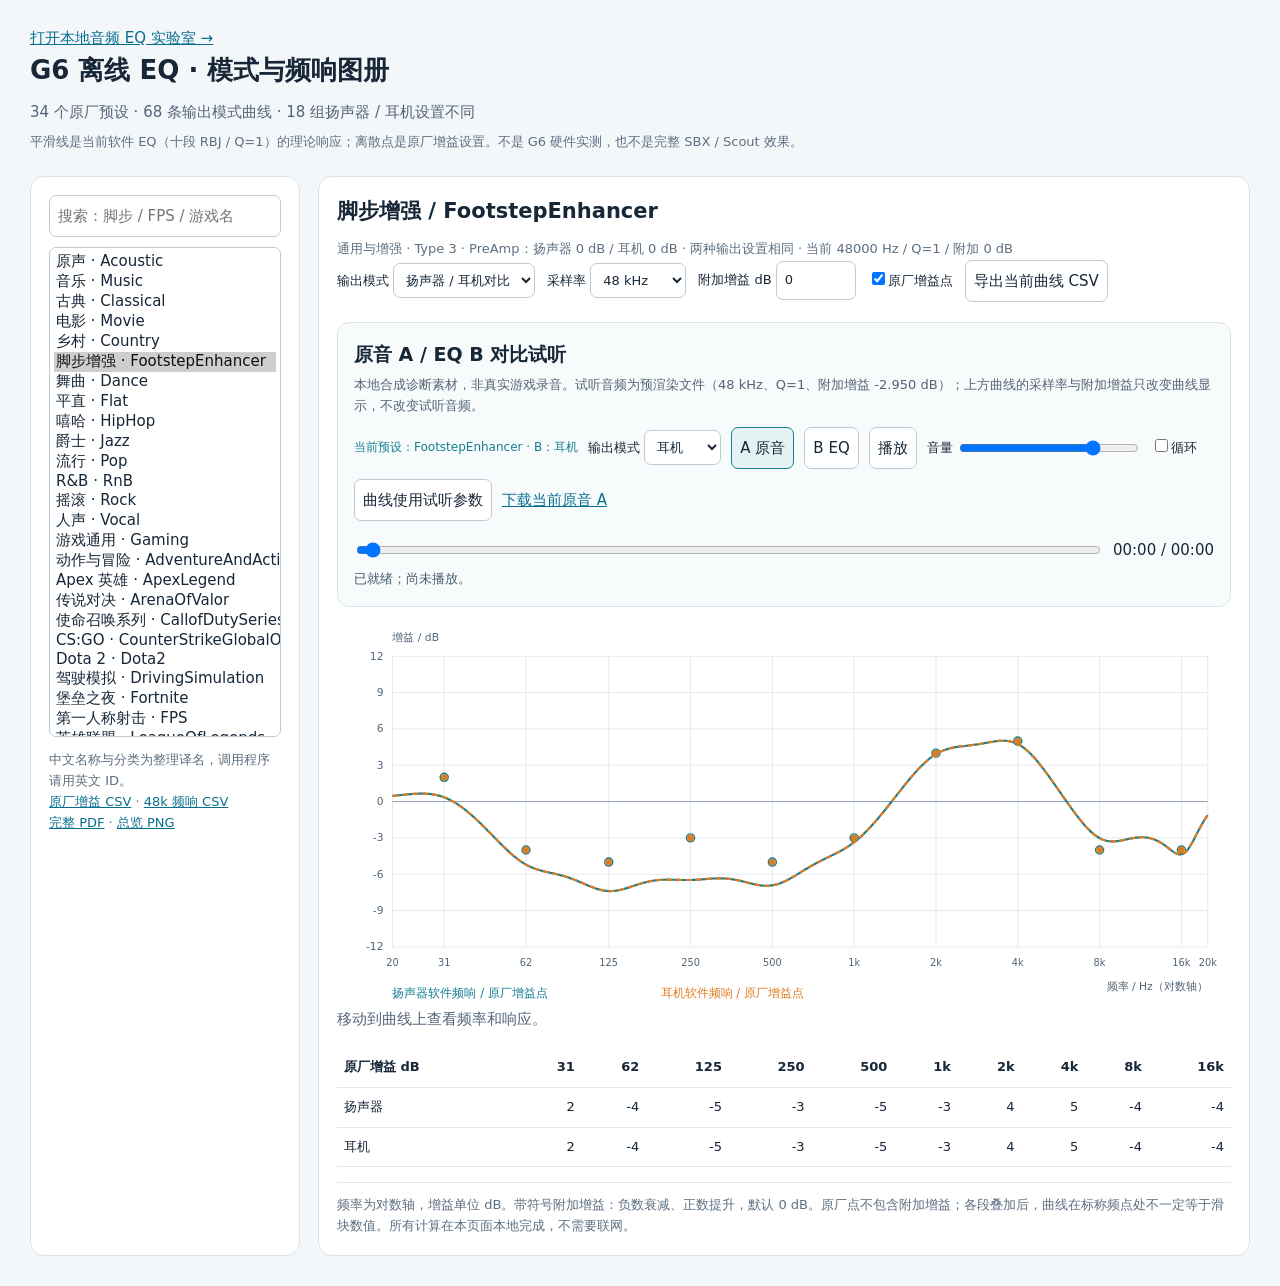
<file: creative-sbcommand/tools/eq-curves/index.html>
<!doctype html><html lang="zh-CN"><meta charset="utf-8"><meta name="viewport" content="width=device-width,initial-scale=1"><title>G6 离线 EQ 模式与频响</title>
<style>*{box-sizing:border-box}body{margin:0;background:#f4f7fa;color:#172738;font:15px/1.6 system-ui,"Microsoft YaHei",sans-serif}header{padding:26px 30px 16px}h1{margin:0;font-size:26px}header p{color:#526477;margin:8px 0}.layout{display:grid;grid-template-columns:270px minmax(0,1fr);gap:18px;padding:0 30px 30px}aside,main{background:white;border:1px solid #dbe3ea;border-radius:14px;padding:18px}input,select,button{font:inherit;border:1px solid #becbd7;border-radius:7px;padding:8px;background:white;color:inherit}aside input,aside select{width:100%;margin-bottom:10px}aside select{height:490px;padding:4px}.controls{display:flex;flex-wrap:wrap;gap:12px;align-items:center}.controls label{font-size:13px}#plot{display:block;width:100%;margin-top:18px;touch-action:pan-y}#tip{font-family:ui-monospace,monospace;min-height:25px;color:#536579}.muted{color:#5d6f81;font-size:13px}.table{overflow:auto}table{width:100%;border-collapse:collapse;font-size:13px;margin-top:14px}th,td{padding:9px 7px;border-bottom:1px solid #e2e8ef;text-align:right;white-space:nowrap}td:first-child,th:first-child{text-align:left}a{color:#086f91}footer{margin-top:15px;border-top:1px solid #e2e8ef;padding-top:12px}.pill{display:inline-block;background:#e9f4f6;padding:2px 8px;border-radius:15px;font-size:12px}#name{font-size:21px;margin:0 0 10px}@media(max-width:800px){.layout{display:block;padding:0 12px 18px}header{padding:20px 14px}aside{margin-bottom:12px}aside select{height:150px}main{padding:12px}}</style>
<header><a href="audio-lab.html">打开本地音频 EQ 实验室 →</a><h1>G6 离线 EQ · 模式与频响图册</h1><p>34 个原厂预设 · 68 条输出模式曲线 · 18 组扬声器 / 耳机设置不同</p><p class="muted">平滑线是当前软件 EQ（十段 RBJ / Q=1）的理论响应；离散点是原厂增益设置。不是 G6 硬件实测，也不是完整 SBX / Scout 效果。</p></header>
<div class="layout"><aside><input id="search" placeholder="搜索：脚步 / FPS / 游戏名"><select id="preset" size="20" aria-label="预设"></select><div class="muted">中文名称与分类为整理译名，调用程序请用英文 ID。<br><a href="eq-modes-and-gains.csv">原厂增益 CSV</a> · <a href="eq-frequency-response-48k.csv">48k 频响 CSV</a><br><a href="all-modes-catalog.pdf">完整 PDF</a> · <a href="all-modes-overview.png">总览 PNG</a></div></aside>
<main><h2 id="name"></h2><div id="status" class="muted"></div><div class="controls"><label>输出模式 <select id="mode"><option value="both">扬声器 / 耳机对比</option><option value="Headphone">耳机</option><option value="Speaker">扬声器</option></select></label><label>采样率 <select id="sr"><option value="48000">48 kHz</option><option value="44100">44.1 kHz</option><option value="96000">96 kHz</option></select></label><label>附加增益 dB <input id="gain" type="number" value="0" min="-24" max="24" step="0.5" style="width:80px"></label><label><input id="markers" type="checkbox" checked>原厂增益点</label><button id="export">导出当前曲线 CSV</button></div>
<svg id="plot" viewBox="0 0 1000 430" role="img" aria-label="频率响应图"></svg><div id="tip">移动到曲线上查看频率和响应。</div><div class="table" id="bands"></div><footer class="muted">频率为对数轴，增益单位 dB。带符号附加增益：负数衰减、正数提升，默认 0 dB。原厂点不包含附加增益；各段叠加后，曲线在标称频点处不一定等于滑块数值。所有计算在本页面本地完成，不需要联网。</footer></main></div>
<script id="data" type="application/json">{"sample_rate":48000,"q":1.0,"extra_gain_db":0.0,"date":"2026-11-12","order":["Acoustic","Music","Classical","Movie","Country","FootstepEnhancer","Dance","Flat","HipHop","Jazz","Pop","RnB","Rock","Vocal","Gaming","AdventureAndAction","ApexLegend","ArenaOfValor","CallofDutySeries","CounterStrikeGlobalOffensive","Dota2","DrivingSimulation","Fortnite","FPS","LeagueOfLegends","MetalGearSolidVThePhantomPain","Overwatch","PlayerUnknown","ProjectCars","RealTimeStrategy","RocketLeague","RPG","Stadium","TheWitcher3WildHunt"],"labels":{"Acoustic":"原声","AdventureAndAction":"动作与冒险","ApexLegend":"Apex 英雄","ArenaOfValor":"传说对决","CallofDutySeries":"使命召唤系列","Classical":"古典","CounterStrikeGlobalOffensive":"CS:GO","Country":"乡村","Dance":"舞曲","Dota2":"Dota 2","DrivingSimulation":"驾驶模拟","Flat":"平直","FootstepEnhancer":"脚步增强","Fortnite":"堡垒之夜","FPS":"第一人称射击","Gaming":"游戏通用","HipHop":"嘻哈","Jazz":"爵士","LeagueOfLegends":"英雄联盟","MetalGearSolidVThePhantomPain":"合金装备 V：幻痛","Movie":"电影","Music":"音乐","Overwatch":"守望先锋","PlayerUnknown":"PUBG / 绝地求生","Pop":"流行","ProjectCars":"赛车计划","RealTimeStrategy":"即时战略","RnB":"R&B","Rock":"摇滚","RocketLeague":"火箭联盟","RPG":"角色扮演","Stadium":"体育场","TheWitcher3WildHunt":"巫师 3：狂猎","Vocal":"人声"},"categories":{"Acoustic":"音乐风格","Music":"通用与增强","Classical":"音乐风格","Movie":"通用与增强","Country":"音乐风格","FootstepEnhancer":"通用与增强","Dance":"音乐风格","Flat":"通用与增强","HipHop":"音乐风格","Jazz":"音乐风格","Pop":"音乐风格","RnB":"音乐风格","Rock":"音乐风格","Vocal":"音乐风格","Gaming":"游戏与场景","AdventureAndAction":"游戏与场景","ApexLegend":"游戏与场景","ArenaOfValor":"游戏与场景","CallofDutySeries":"游戏与场景","CounterStrikeGlobalOffensive":"游戏与场景","Dota2":"游戏与场景","DrivingSimulation":"游戏与场景","Fortnite":"游戏与场景","FPS":"游戏与场景","LeagueOfLegends":"游戏与场景","MetalGearSolidVThePhantomPain":"游戏与场景","Overwatch":"游戏与场景","PlayerUnknown":"游戏与场景","ProjectCars":"游戏与场景","RealTimeStrategy":"游戏与场景","RocketLeague":"游戏与场景","RPG":"游戏与场景","Stadium":"游戏与场景","TheWitcher3WildHunt":"游戏与场景"},"presets":{"Acoustic":{"id":"Acoustic","order":10,"type":0,"speaker_method":1,"settings":{"Speaker":{"preamp":0.0,"freqs":[31,62,125,250,500,1000,2000,4000,8000,16000],"values":[0,0,2,0,0,2.5,2,2,2,3]},"Headphone":{"preamp":0.0,"freqs":[31,62,125,250,500,1000,2000,4000,8000,16000],"values":[0,0,2,0,0,2.5,2,2,2,3]}}},"AdventureAndAction":{"id":"AdventureAndAction","order":150,"type":0,"speaker_method":1,"settings":{"Speaker":{"preamp":0.0,"freqs":[31,62,125,250,500,1000,2000,4000,8000,16000],"values":[0,0,0,0,0,0,0,0,0,0]},"Headphone":{"preamp":0.0,"freqs":[31,62,125,250,500,1000,2000,4000,8000,16000],"values":[4,4,-1,-2,0,0,3,0,0,0]}}},"ApexLegend":{"id":"ApexLegend","order":151,"type":0,"speaker_method":1,"settings":{"Speaker":{"preamp":0.0,"freqs":[31,62,125,250,500,1000,2000,4000,8000,16000],"values":[0,0,0,0,0,0,0,0,0,0]},"Headphone":{"preamp":0.0,"freqs":[31,62,125,250,500,1000,2000,4000,8000,16000],"values":[2,3,-1,0,-2,0,2,-3,2,0]}}},"ArenaOfValor":{"id":"ArenaOfValor","order":155,"type":0,"speaker_method":1,"settings":{"Speaker":{"preamp":0.0,"freqs":[31,62,125,250,500,1000,2000,4000,8000,16000],"values":[0,0,0,0,0,0,0,0,0,0]},"Headphone":{"preamp":0.0,"freqs":[31,62,125,250,500,1000,2000,4000,8000,16000],"values":[2,2,2,-2,-2,2,2,-3,2,0]}}},"CallofDutySeries":{"id":"CallofDutySeries","order":160,"type":0,"speaker_method":1,"settings":{"Speaker":{"preamp":0.0,"freqs":[31,62,125,250,500,1000,2000,4000,8000,16000],"values":[0,0,0,0,0,0,0,0,0,0]},"Headphone":{"preamp":0.0,"freqs":[31,62,125,250,500,1000,2000,4000,8000,16000],"values":[0,3,-3,-3,-2,-2,2,0,0,0]}}},"Classical":{"id":"Classical","order":20,"type":0,"speaker_method":1,"settings":{"Speaker":{"preamp":0.0,"freqs":[31,62,125,250,500,1000,2000,4000,8000,16000],"values":[0,0,1.5,2,1,3,1,0,3,3]},"Headphone":{"preamp":0.0,"freqs":[31,62,125,250,500,1000,2000,4000,8000,16000],"values":[0,0,1.5,2,1,3,1,0,3,3]}}},"CounterStrikeGlobalOffensive":{"id":"CounterStrikeGlobalOffensive","order":170,"type":0,"speaker_method":1,"settings":{"Speaker":{"preamp":0.0,"freqs":[31,62,125,250,500,1000,2000,4000,8000,16000],"values":[0,0,0,0,0,0,0,0,0,0]},"Headphone":{"preamp":0.0,"freqs":[31,62,125,250,500,1000,2000,4000,8000,16000],"values":[-5,3,-3,-3,-2,-2,2,0,0,3]}}},"Country":{"id":"Country","order":30,"type":0,"speaker_method":1,"settings":{"Speaker":{"preamp":0.0,"freqs":[31,62,125,250,500,1000,2000,4000,8000,16000],"values":[0,0,0,0,2,2.5,2.5,2,3,3]},"Headphone":{"preamp":0.0,"freqs":[31,62,125,250,500,1000,2000,4000,8000,16000],"values":[0,0,0,0,2,2.5,2.5,2,3,3]}}},"Dance":{"id":"Dance","order":40,"type":0,"speaker_method":1,"settings":{"Speaker":{"preamp":0.0,"freqs":[31,62,125,250,500,1000,2000,4000,8000,16000],"values":[0,0,1,1.5,0.5,1.5,2,1,2.5,2.5]},"Headphone":{"preamp":0.0,"freqs":[31,62,125,250,500,1000,2000,4000,8000,16000],"values":[0,0,1,1.5,0.5,1.5,2,1,2.5,2.5]}}},"Dota2":{"id":"Dota2","order":180,"type":0,"speaker_method":1,"settings":{"Speaker":{"preamp":0.0,"freqs":[31,62,125,250,500,1000,2000,4000,8000,16000],"values":[0,0,0,0,0,0,0,0,0,0]},"Headphone":{"preamp":0.0,"freqs":[31,62,125,250,500,1000,2000,4000,8000,16000],"values":[-5,0,-3,-4,-5,-1,-3,-2,-3,-1]}}},"DrivingSimulation":{"id":"DrivingSimulation","order":190,"type":0,"speaker_method":1,"settings":{"Speaker":{"preamp":0.0,"freqs":[31,62,125,250,500,1000,2000,4000,8000,16000],"values":[0,0,0,0,0,0,0,0,0,0]},"Headphone":{"preamp":0.0,"freqs":[31,62,125,250,500,1000,2000,4000,8000,16000],"values":[4,4,2,2,-2,-2,2,0,2,0]}}},"FPS":{"id":"FPS","order":200,"type":0,"speaker_method":1,"settings":{"Speaker":{"preamp":0.0,"freqs":[31,62,125,250,500,1000,2000,4000,8000,16000],"values":[0,0,0,0,0,0,0,0,0,0]},"Headphone":{"preamp":0.0,"freqs":[31,62,125,250,500,1000,2000,4000,8000,16000],"values":[4,3,0,0,0,-2,-2,0,0,2]}}},"Flat":{"id":"Flat","order":50,"type":0,"speaker_method":1,"settings":{"Speaker":{"preamp":0.0,"freqs":[31,62,125,250,500,1000,2000,4000,8000,16000],"values":[0.0,0.0,0.0,0.0,0.0,0.0,0.0,0.0,0.0,0.0]},"Headphone":{"preamp":0.0,"freqs":[31,62,125,250,500,1000,2000,4000,8000,16000],"values":[0.0,0.0,0.0,0.0,0.0,0.0,0.0,0.0,0.0,0.0]}}},"FootstepEnhancer":{"id":"FootstepEnhancer","order":30,"type":3,"speaker_method":1,"settings":{"Speaker":{"preamp":0.0,"freqs":[31,62,125,250,500,1000,2000,4000,8000,16000],"values":[2,-4,-5,-3,-5,-3,4,5,-4,-4]},"Headphone":{"preamp":0.0,"freqs":[31,62,125,250,500,1000,2000,4000,8000,16000],"values":[2,-4,-5,-3,-5,-3,4,5,-4,-4]}}},"Fortnite":{"id":"Fortnite","order":195,"type":0,"speaker_method":1,"settings":{"Speaker":{"preamp":0.0,"freqs":[31,62,125,250,500,1000,2000,4000,8000,16000],"values":[0,2,-2,-2,0,0,3,-2,2,0]},"Headphone":{"preamp":0.0,"freqs":[31,62,125,250,500,1000,2000,4000,8000,16000],"values":[2,2,-2,-2,0,0,2,-2,0,0]}}},"Gaming":{"id":"Gaming","order":120,"type":0,"speaker_method":1,"settings":{"Speaker":{"preamp":0.0,"freqs":[31,62,125,250,500,1000,2000,4000,8000,16000],"values":[0,0,0,0,0,0,0,0,0,0]},"Headphone":{"preamp":0.0,"freqs":[31,62,125,250,500,1000,2000,4000,8000,16000],"values":[0,0,0,0,0,0,0,0,0,0]}}},"HipHop":{"id":"HipHop","order":60,"type":0,"speaker_method":1,"settings":{"Speaker":{"preamp":0.0,"freqs":[31,62,125,250,500,1000,2000,4000,8000,16000],"values":[0,0,2,2.5,1.5,2.5,0,-2.5,-1,-1.5]},"Headphone":{"preamp":0.0,"freqs":[31,62,125,250,500,1000,2000,4000,8000,16000],"values":[0,0,2,2.5,1.5,2.5,0,-2.5,-1,-1.5]}}},"Jazz":{"id":"Jazz","order":70,"type":0,"speaker_method":1,"settings":{"Speaker":{"preamp":0.0,"freqs":[31,62,125,250,500,1000,2000,4000,8000,16000],"values":[0,0,0,2.5,2.5,3,1,1,3,3]},"Headphone":{"preamp":0.0,"freqs":[31,62,125,250,500,1000,2000,4000,8000,16000],"values":[0,0,0,2.5,2.5,3,1,1,3,3]}}},"LeagueOfLegends":{"id":"LeagueOfLegends","order":210,"type":0,"speaker_method":1,"settings":{"Speaker":{"preamp":0.0,"freqs":[31,62,125,250,500,1000,2000,4000,8000,16000],"values":[0,0,0,0,0,0,0,0,0,0]},"Headphone":{"preamp":0.0,"freqs":[31,62,125,250,500,1000,2000,4000,8000,16000],"values":[-3,0,-3,-4,-5,-1,-3,-2,2,0]}}},"MetalGearSolidVThePhantomPain":{"id":"MetalGearSolidVThePhantomPain","order":220,"type":0,"speaker_method":1,"settings":{"Speaker":{"preamp":0.0,"freqs":[31,62,125,250,500,1000,2000,4000,8000,16000],"values":[0,0,0,0,0,0,0,0,0,0]},"Headphone":{"preamp":0.0,"freqs":[31,62,125,250,500,1000,2000,4000,8000,16000],"values":[2,2,-2,1,1,1,2,-1,-1,0]}}},"Movie":{"id":"Movie","order":20,"type":3,"speaker_method":1,"settings":{"Speaker":{"preamp":0.0,"freqs":[31,62,125,250,500,1000,2000,4000,8000,16000],"values":[4,3,-2,-2,2,2,1,0,1,2]},"Headphone":{"preamp":0.0,"freqs":[31,62,125,250,500,1000,2000,4000,8000,16000],"values":[4,3,-2,-2,2,2,1,0,1,2]}}},"Music":{"id":"Music","order":10,"type":3,"speaker_method":1,"settings":{"Speaker":{"preamp":0.0,"freqs":[31,62,125,250,500,1000,2000,4000,8000,16000],"values":[3,2,0,-2,0,1,2,3,3,3.5]},"Headphone":{"preamp":0.0,"freqs":[31,62,125,250,500,1000,2000,4000,8000,16000],"values":[3,2,0,-2,0,1,2,3,3,3.5]}}},"Overwatch":{"id":"Overwatch","order":224,"type":0,"speaker_method":1,"settings":{"Speaker":{"preamp":0.0,"freqs":[31,62,125,250,500,1000,2000,4000,8000,16000],"values":[0,0,0,0,0,0,0,0,0,0]},"Headphone":{"preamp":0.0,"freqs":[31,62,125,250,500,1000,2000,4000,8000,16000],"values":[2,2.5,1.5,-1.5,1.5,2,2,-3.5,1.5,2]}}},"PlayerUnknown":{"id":"PlayerUnknown","order":227,"type":0,"speaker_method":1,"settings":{"Speaker":{"preamp":0.0,"freqs":[31,62,125,250,500,1000,2000,4000,8000,16000],"values":[0,0,0,0,0,0,0,0,0,0]},"Headphone":{"preamp":0.0,"freqs":[31,62,125,250,500,1000,2000,4000,8000,16000],"values":[0,3,-4,-4,0,2,2,0,2,0]}}},"Pop":{"id":"Pop","order":80,"type":0,"speaker_method":1,"settings":{"Speaker":{"preamp":0.0,"freqs":[31,62,125,250,500,1000,2000,4000,8000,16000],"values":[0,0,1,1,0,2.5,0.5,0.5,3,3]},"Headphone":{"preamp":0.0,"freqs":[31,62,125,250,500,1000,2000,4000,8000,16000],"values":[0,0,1,1,0,2.5,0.5,0.5,3,3]}}},"ProjectCars":{"id":"ProjectCars","order":230,"type":0,"speaker_method":1,"settings":{"Speaker":{"preamp":0.0,"freqs":[31,62,125,250,500,1000,2000,4000,8000,16000],"values":[0,0,0,0,0,0,0,0,0,0]},"Headphone":{"preamp":0.0,"freqs":[31,62,125,250,500,1000,2000,4000,8000,16000],"values":[0,3,0,2,2,0,2,0,-1,-1]}}},"RPG":{"id":"RPG","order":255,"type":0,"speaker_method":1,"settings":{"Speaker":{"preamp":0.0,"freqs":[31,62,125,250,500,1000,2000,4000,8000,16000],"values":[0,0,0,0,0,0,0,0,0,0]},"Headphone":{"preamp":0.0,"freqs":[31,62,125,250,500,1000,2000,4000,8000,16000],"values":[0,0,0,0,0,0,0,0,0,0]}}},"RealTimeStrategy":{"id":"RealTimeStrategy","order":240,"type":0,"speaker_method":1,"settings":{"Speaker":{"preamp":0.0,"freqs":[31,62,125,250,500,1000,2000,4000,8000,16000],"values":[0,0,0,0,0,0,0,0,0,0]},"Headphone":{"preamp":0.0,"freqs":[31,62,125,250,500,1000,2000,4000,8000,16000],"values":[0,-2,-3,0,-2,2,0,-3,-1,0]}}},"RnB":{"id":"RnB","order":90,"type":0,"speaker_method":1,"settings":{"Speaker":{"preamp":0.0,"freqs":[31,62,125,250,500,1000,2000,4000,8000,16000],"values":[0,0,0,-1.5,2.5,1.5,2,0,2,1]},"Headphone":{"preamp":0.0,"freqs":[31,62,125,250,500,1000,2000,4000,8000,16000],"values":[0,0,0,-1.5,2.5,1.5,2,0,2,1]}}},"Rock":{"id":"Rock","order":100,"type":0,"speaker_method":1,"settings":{"Speaker":{"preamp":0.0,"freqs":[31,62,125,250,500,1000,2000,4000,8000,16000],"values":[0,0,2,1,0,3,1,-1,3,3]},"Headphone":{"preamp":0.0,"freqs":[31,62,125,250,500,1000,2000,4000,8000,16000],"values":[0,0,2,1,0,3,1,-1,3,3]}}},"RocketLeague":{"id":"RocketLeague","order":250,"type":0,"speaker_method":1,"settings":{"Speaker":{"preamp":0.0,"freqs":[31,62,125,250,500,1000,2000,4000,8000,16000],"values":[0,0,0,0,0,0,0,0,0,0]},"Headphone":{"preamp":0.0,"freqs":[31,62,125,250,500,1000,2000,4000,8000,16000],"values":[3,3,-2,2,2,0,2,0,-2,0]}}},"Stadium":{"id":"Stadium","order":260,"type":0,"speaker_method":1,"settings":{"Speaker":{"preamp":0.0,"freqs":[31,62,125,250,500,1000,2000,4000,8000,16000],"values":[0,0,0,0,0,0,0,0,0,0]},"Headphone":{"preamp":0.0,"freqs":[31,62,125,250,500,1000,2000,4000,8000,16000],"values":[0,0,-3,2,3,3,2,-2,3,0]}}},"TheWitcher3WildHunt":{"id":"TheWitcher3WildHunt","order":270,"type":0,"speaker_method":1,"settings":{"Speaker":{"preamp":0.0,"freqs":[31,62,125,250,500,1000,2000,4000,8000,16000],"values":[0,0,0,0,0,0,0,0,0,0]},"Headphone":{"preamp":0.0,"freqs":[31,62,125,250,500,1000,2000,4000,8000,16000],"values":[3,4,-2,0,0,2,2,0,-2,0]}}},"Vocal":{"id":"Vocal","order":110,"type":0,"speaker_method":1,"settings":{"Speaker":{"preamp":0.0,"freqs":[31,62,125,250,500,1000,2000,4000,8000,16000],"values":[0,0,-1.5,-0.5,3,3,3,0,0,1]},"Headphone":{"preamp":0.0,"freqs":[31,62,125,250,500,1000,2000,4000,8000,16000],"values":[0,0,-1.5,-0.5,3,3,3,0,0,1]}}}}}</script><script>
const D=JSON.parse(document.getElementById('data').textContent),$=id=>document.getElementById(id),ns='http://www.w3.org/2000/svg';let current='FootstepEnhancer',shown=[],grid=[],values={},limits=[-12,12];const colors={Speaker:'#147d92',Headphone:'#df7c20'},labels={Speaker:'扬声器',Headphone:'耳机'},L=62,R=974,T=35,B=360;
function elem(tag,attrs,text){let e=document.createElementNS(ns,tag);for(let k in attrs)e.setAttribute(k,attrs[k]);if(text!==undefined)e.textContent=text;$('plot').appendChild(e);return e}
function response(s,f,sr,g){let total=s.preamp+g;let w=2*Math.PI*f/sr;for(let k=0;k<10;k++){let db=s.values[k];if(db===0)continue;let w0=2*Math.PI*s.freqs[k]/sr,A=10**(db/40),alpha=Math.sin(w0)/2,c=Math.cos(w0),a0=1+alpha/A,b0=(1+alpha*A)/a0,b1=-2*c/a0,b2=(1-alpha*A)/a0,a1=-2*c/a0,a2=(1-alpha/A)/a0;let nr=b0+b1*Math.cos(w)+b2*Math.cos(2*w),ni=-b1*Math.sin(w)-b2*Math.sin(2*w),dr=1+a1*Math.cos(w)+a2*Math.cos(2*w),di=-a1*Math.sin(w)-a2*Math.sin(2*w);total+=10*Math.log10((nr*nr+ni*ni)/(dr*dr+di*di))}return total}
function options(){let q=$('search').value.toLowerCase();$('preset').replaceChildren();for(let n of D.order){if(!(n+' '+D.labels[n]+' '+D.categories[n]).toLowerCase().includes(q))continue;let o=document.createElement('option');o.value=n;o.textContent=D.labels[n]+' · '+n;$('preset').appendChild(o)}$('preset').value=current;if(!$('preset').value&&$('preset').options.length){current=$('preset').options[0].value;$('preset').value=current;render()}}
function render(){const sr=+$('sr').value;let gain=+$('gain').value;if(!Number.isFinite(gain))gain=0;gain=Math.min(24,Math.max(-24,gain));const p=D.presets[current];shown=$('mode').value==='both'?['Speaker','Headphone']:[$('mode').value];grid=Array.from({length:1024},(_,i)=>20*1000**(i/1023));values={};for(let m of shown)values[m]=grid.map(f=>response(p.settings[m],f,sr,gain));let all=shown.flatMap(m=>values[m]);if($('markers').checked)all.push(...shown.flatMap(m=>p.settings[m].values));limits=[Math.min(-12,3*Math.floor(Math.min(...all)/3)),Math.max(12,3*Math.ceil(Math.max(...all)/3))];let x=f=>L+(Math.log10(f/20)/3)*(R-L),y=v=>B-(v-limits[0])/(limits[1]-limits[0])*(B-T);$('plot').replaceChildren();for(let f of [20,31,62,125,250,500,1000,2000,4000,8000,16000,20000]){let a=x(f);elem('line',{x1:a,y1:T,x2:a,y2:B,stroke:'#e1e7ee'});elem('text',{x:a,y:B+22,'text-anchor':'middle',fill:'#536579','font-size':11},f>=1000?f/1000+'k':f)}for(let v=limits[0];v<=limits[1];v+=3){let a=y(v);elem('line',{x1:L,y1:a,x2:R,y2:a,stroke:v===0?'#8395a7':'#e1e7ee'});elem('text',{x:L-10,y:a+4,'text-anchor':'end',fill:'#536579','font-size':12},v)}for(let m of shown){elem('path',{d:grid.map((f,i)=>(i?'L':'M')+x(f).toFixed(2)+','+y(values[m][i]).toFixed(2)).join(' '),fill:'none',stroke:colors[m],'stroke-width':2.4,'stroke-dasharray':m==='Headphone'?'7 4':'none'});if($('markers').checked)p.settings[m].freqs.forEach((f,i)=>elem('circle',{cx:x(f),cy:y(p.settings[m].values[i]),r:m==='Speaker'?4.5:3,stroke:colors[m],fill:m==='Speaker'?'white':colors[m],'stroke-width':1.6}))}elem('text',{x:L,y:18,fill:'#536579','font-size':12},'增益 / dB');elem('text',{x:R,y:B+48,'text-anchor':'end',fill:'#536579','font-size':12},'频率 / Hz（对数轴）');let lx=L;for(let m of shown){elem('text',{x:lx,y:416,fill:colors[m],'font-size':13},labels[m]+'软件频响'+($('markers').checked?' / 原厂增益点':''));lx+=300}$('name').textContent=D.labels[current]+' / '+current;let same=JSON.stringify(p.settings.Speaker)===JSON.stringify(p.settings.Headphone);$('status').textContent=D.categories[current]+' · Type '+p.type+' · PreAmp：扬声器 '+p.settings.Speaker.preamp+' dB / 耳机 '+p.settings.Headphone.preamp+' dB · '+(same?'两种输出设置相同':'两种输出设置不同')+' · 当前 '+sr+' Hz / Q=1 / 附加 '+gain+' dB';let table=document.createElement('table');let h=document.createElement('tr');for(let t of ['原厂增益 dB',...p.settings.Speaker.freqs.map(f=>f>=1000?f/1000+'k':f)]){let e=document.createElement('th');e.textContent=t;h.appendChild(e)}table.appendChild(h);for(let m of ['Speaker','Headphone']){let row=document.createElement('tr');for(let t of [labels[m],...p.settings[m].values]){let e=document.createElement('td');e.textContent=t;row.appendChild(e)}table.appendChild(row)}$('bands').replaceChildren(table)}
$('plot').addEventListener('pointermove',e=>{let rect=$('plot').getBoundingClientRect(),px=(e.clientX-rect.left)*1000/rect.width;if(px<L||px>R)return;let f=20*1000**((px-L)/(R-L)),sr=+$('sr').value,g=Math.min(24,Math.max(-24,+$('gain').value||0));$('tip').textContent=f.toFixed(1)+' Hz  '+shown.map(m=>labels[m]+' '+response(D.presets[current].settings[m],f,sr,g).toFixed(3)+' dB').join('  |  ')});
$('preset').onchange=()=>{current=$('preset').value;render()};$('search').oninput=options;for(let id of ['mode','sr','gain','markers'])$(id).oninput=render;$('export').onclick=()=>{let lines=['preset_id,output_mode,sample_rate_hz,Q,extra_gain_db,frequency_hz,response_db'];for(let m of shown)grid.forEach((f,i)=>lines.push([current,m,$('sr').value,1,Math.min(24,Math.max(-24,+$('gain').value||0)),f.toFixed(9),values[m][i].toFixed(9)].join(',')));let url=URL.createObjectURL(new Blob(['\ufeff'+lines.join('\r\n')],{type:'text/csv;charset=utf-8'})),a=document.createElement('a');a.href=url;a.download=current+'-'+$('sr').value+'Hz.csv';a.click();setTimeout(()=>URL.revokeObjectURL(url),1000)};options();render();
</script><script src="audio/audio-manifest.js"></script><script src="audio-player.js"></script></html>
</file>
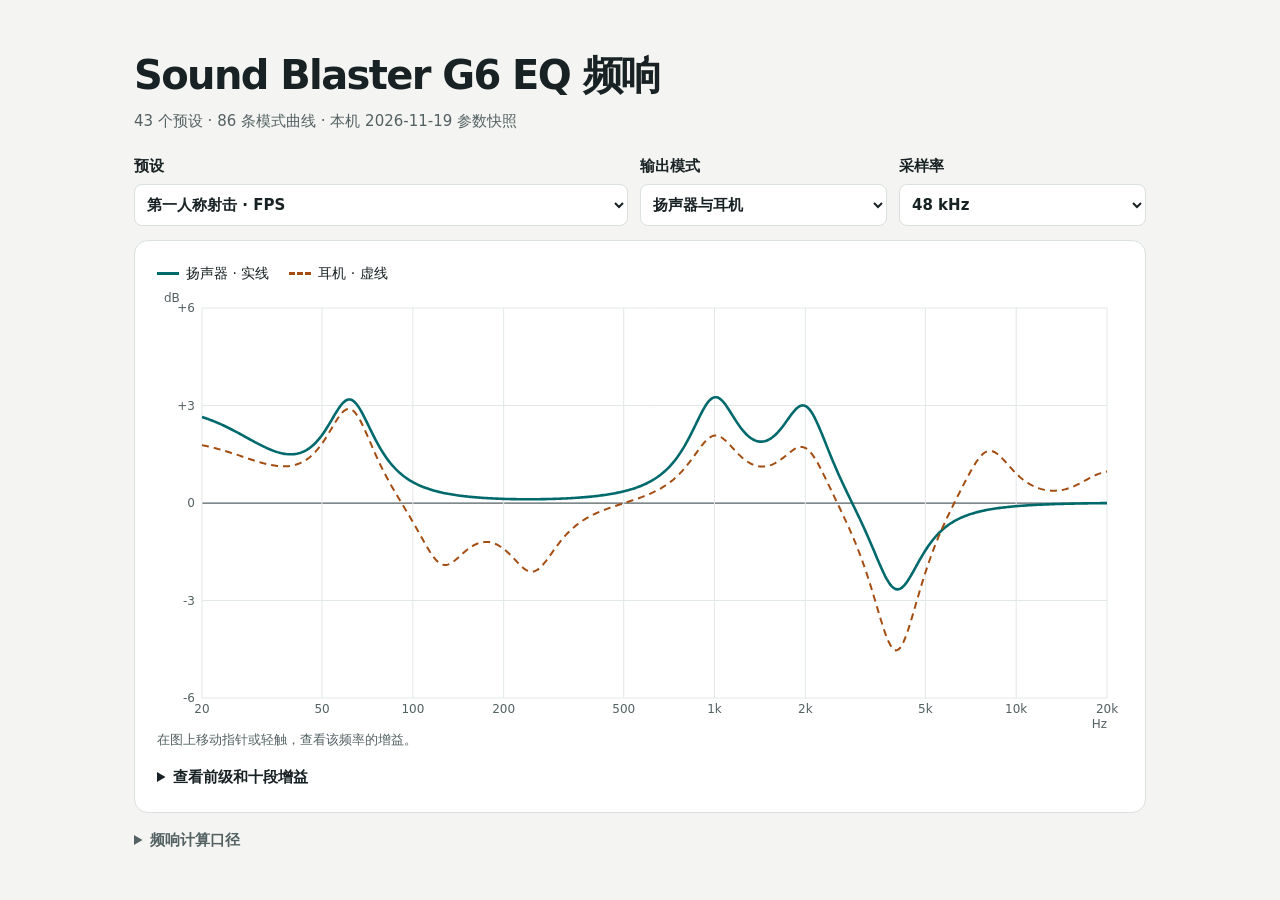
<file: creative-sbcommand/reference/g6-eq-response.html>
<!doctype html>
<html lang="zh-CN">
<head>
<meta charset="utf-8">
<meta name="viewport" content="width=device-width, initial-scale=1">
<title>G6 EQ 频响图</title>
<style>
:root{color-scheme:light dark;--bg:#f4f5f2;--panel:#fff;--ink:#182123;--muted:#546163;--rule:#d9e0dd;--grid:#e1e8e6;--speaker:#00696c;--headphone:#a34d12}
@media(prefers-color-scheme:dark){:root{--bg:#111717;--panel:#1a2323;--ink:#ecf3ef;--muted:#acbfba;--rule:#364746;--grid:#344341;--speaker:#69dacc;--headphone:#ffad72}}
*{box-sizing:border-box}
body{margin:0;background:var(--bg);color:var(--ink);font:15px/1.55 system-ui,sans-serif}
main{max-width:1100px;margin:auto;padding:clamp(16px,4vw,44px)}
h1{font-size:clamp(25px,4vw,40px);letter-spacing:-.04em;margin:0 0 4px}
p{margin:0}.muted{color:var(--muted)}
header{margin-bottom:22px}
.controls{display:grid;grid-template-columns:minmax(0,2fr) repeat(2,minmax(0,1fr));gap:12px;margin-bottom:14px}
label{display:grid;gap:5px;font-weight:650;min-width:0}
select{width:100%;font:inherit;color:inherit;background:var(--panel);border:1px solid var(--rule);border-radius:8px;padding:8px;min-height:42px}
.card{background:var(--panel);border:1px solid var(--rule);border-radius:14px;padding:clamp(10px,2.3vw,22px)}
.legend{display:flex;gap:20px;flex-wrap:wrap;font-size:14px}
.key{display:inline-flex;align-items:center;gap:7px}
.key::before{content:"";width:22px;border-top:3px solid var(--speaker)}
.key.hp::before{border-color:var(--headphone);border-top-style:dashed}
canvas{display:block;width:100%;height:clamp(240px,48vw,440px);margin:6px 0 0;touch-action:pan-y}
#readout{min-height:1.55em;font-variant-numeric:tabular-nums;font-size:13px}
table{width:100%;border-collapse:collapse;margin-top:12px;font-variant-numeric:tabular-nums}
caption{text-align:left;font-weight:700;margin-bottom:6px}
th,td{text-align:right;padding:5px 7px;border-bottom:1px solid var(--rule)}
th:first-child{text-align:left}
details{margin-top:16px}summary{cursor:pointer;font-weight:650}
@media(max-width:560px){.controls{grid-template-columns:1fr 1fr}.controls label:first-child{grid-column:1/-1}}
</style>
</head>
<body>
<main>
  <header>
    <h1>Sound Blaster G6 EQ 频响</h1>
    <p class="muted">43 个预设 · 86 条模式曲线 · 本机 2026-11-19 参数快照</p>
  </header>
  <section class="controls" aria-label="频响图设置">
    <label>预设<select id="preset"></select></label>
    <label>输出模式<select id="mode"><option value="both">扬声器与耳机</option><option value="Speaker">扬声器</option><option value="Headphone">耳机</option></select></label>
    <label>采样率<select id="rate"><option value="44100">44.1 kHz</option><option value="48000" selected>48 kHz</option><option value="96000">96 kHz</option></select></label>
  </section>
  <section class="card" aria-label="频响与参数">
    <div class="legend"><span class="key" id="speakerKey">扬声器 · 实线</span><span class="key hp" id="headphoneKey">耳机 · 虚线</span></div>
    <canvas id="chart" role="img" aria-label="EQ 理论频响，横轴为对数频率，纵轴为增益 dB"></canvas>
    <p class="muted" id="readout">在图上移动指针或轻触，查看该频率的增益。</p>
    <details>
      <summary>查看前级和十段增益</summary>
      <table>
        <caption>预设参数（dB）</caption>
        <thead><tr><th scope="col">频段</th><th scope="col">扬声器</th><th scope="col">耳机</th></tr></thead>
        <tbody id="values"></tbody>
      </table>
    </details>
  </section>
  <details class="muted">
    <summary>频响计算口径</summary>
    <p>曲线含预设前级增益，按项目软件 EQ 的级联双二阶滤波器计算。两端为低架和高架，架式斜率 S=1，中间八段的带宽由相邻频点比决定。曲线是软件理论值，实体 G6 的实际频响需另行测量。</p>
  </details>
</main>
<script id="preset-data" type="application/json">{"eqPresets":{"Acoustic":{"id":"Acoustic","label_zh":"原声音乐","order":10,"type":0,"speaker_method":1,"source_file":"Acoustic.json","source_sha256":"4f8e4480055651aba6362fde15cb1135486c45aa18f56c03955a32595a7cee67","settings":{"Speaker":{"preamp":0.0,"freqs":[31,62,125,250,500,1000,2000,4000,8000,16000],"values":[0,0,2,0,0,2.5,2,2,2,3]},"Headphone":{"preamp":0.0,"freqs":[31,62,125,250,500,1000,2000,4000,8000,16000],"values":[0,0,2,0,0,2.5,2,2,2,3]}}},"AdventureAndAction":{"id":"AdventureAndAction","label_zh":"动作冒险","order":150,"type":0,"speaker_method":1,"source_file":"AdventureAndAction.json","source_sha256":"7090da5ff34f331ff946e2fe64d8b34af001bac972999bebae2700c99c5cb6eb","settings":{"Speaker":{"preamp":0.0,"freqs":[31,62,125,250,500,1000,2000,4000,8000,16000],"values":[0,0,0,0,0,0,0,0,0,0]},"Headphone":{"preamp":0.0,"freqs":[31,62,125,250,500,1000,2000,4000,8000,16000],"values":[4,4,-1,-2,0,0,3,0,0,0]}}},"ApexLegend":{"id":"ApexLegend","label_zh":"Apex 英雄","order":151,"type":0,"speaker_method":1,"source_file":"ApexLegend.json","source_sha256":"09e9f7d71434feb83b63ed4113705d7d11e369fb86178fe846ffb9c496bfab53","settings":{"Speaker":{"preamp":0.0,"freqs":[31,62,125,250,500,1000,2000,4000,8000,16000],"values":[0,0,0,0,0,0,0,0,0,0]},"Headphone":{"preamp":0.0,"freqs":[31,62,125,250,500,1000,2000,4000,8000,16000],"values":[2,3,-1,0,-2,0,2,-3,2,0]}}},"ArenaOfValor":{"id":"ArenaOfValor","label_zh":"传说对决","order":155,"type":0,"speaker_method":1,"source_file":"ArenaOfValor.json","source_sha256":"189aa2a0c860f243b4743e4fe165d4e32a85bfaa171f836a205505478d7ca36f","settings":{"Speaker":{"preamp":0.0,"freqs":[31,62,125,250,500,1000,2000,4000,8000,16000],"values":[0,0,0,0,0,0,0,0,0,0]},"Headphone":{"preamp":0.0,"freqs":[31,62,125,250,500,1000,2000,4000,8000,16000],"values":[2,2,2,-2,-2,2,2,-3,2,0]}}},"BattleRoyale":{"id":"BattleRoyale","label_zh":"大逃杀","order":157,"type":0,"speaker_method":1,"source_file":"BattleRoyale.json","source_sha256":"23127f31bb33fd20e767b53c0e3bf7d3b6004b5b16e75b4c90c4dec86c619bc7","settings":{"Speaker":{"preamp":0.0,"freqs":[31,62,125,250,500,1000,2000,4000,8000,16000],"values":[0,3,0,0,3,0,0,0,3,0]},"Headphone":{"preamp":0.0,"freqs":[31,62,125,250,500,1000,2000,4000,8000,16000],"values":[2,2,0,0,2,2,2,-3,0,0]}}},"CallofDutySeries":{"id":"CallofDutySeries","label_zh":"使命召唤系列","order":160,"type":0,"speaker_method":1,"source_file":"CallofDutySeries.json","source_sha256":"b6e003836d41207f2ac3a1e678e969aeded6233fa37f33488df30ff633b8b90f","settings":{"Speaker":{"preamp":0.0,"freqs":[31,62,125,250,500,1000,2000,4000,8000,16000],"values":[0,0,2,0,0,2,3,0,0,0]},"Headphone":{"preamp":0.0,"freqs":[31,62,125,250,500,1000,2000,4000,8000,16000],"values":[4,3,-1,-2,2,2,2,-4,0,2]}}},"Classical":{"id":"Classical","label_zh":"古典音乐","order":20,"type":0,"speaker_method":1,"source_file":"Classical.json","source_sha256":"a36c9d68a96a1fe854c389594e0bd84d3af85e9b3be9ae34f695fdde40170a47","settings":{"Speaker":{"preamp":0.0,"freqs":[31,62,125,250,500,1000,2000,4000,8000,16000],"values":[0,0,1.5,2,1,3,1,0,3,3]},"Headphone":{"preamp":0.0,"freqs":[31,62,125,250,500,1000,2000,4000,8000,16000],"values":[0,0,1.5,2,1,3,1,0,3,3]}}},"CounterStrikeGlobalOffensive":{"id":"CounterStrikeGlobalOffensive","label_zh":"反恐精英：全球攻势","order":170,"type":0,"speaker_method":1,"source_file":"CounterStrikeGlobalOffensive.json","source_sha256":"b5661edaa7922e48d5fd096f0fdff79a784837c754d044ac0d5cc27579002298","settings":{"Speaker":{"preamp":0.0,"freqs":[31,62,125,250,500,1000,2000,4000,8000,16000],"values":[0,0,0,0,0,0,0,0,0,0]},"Headphone":{"preamp":0.0,"freqs":[31,62,125,250,500,1000,2000,4000,8000,16000],"values":[-5,3,-3,-3,-2,-2,2,0,0,3]}}},"Country":{"id":"Country","label_zh":"乡村音乐","order":30,"type":0,"speaker_method":1,"source_file":"Country.json","source_sha256":"51c953e7b3c8e589b9a61eb948475e00de3724ab21823d7a5e005783b32e4c65","settings":{"Speaker":{"preamp":0.0,"freqs":[31,62,125,250,500,1000,2000,4000,8000,16000],"values":[0,0,0,0,2,2.5,2.5,2,3,3]},"Headphone":{"preamp":0.0,"freqs":[31,62,125,250,500,1000,2000,4000,8000,16000],"values":[0,0,0,0,2,2.5,2.5,2,3,3]}}},"Cyberpunk2077":{"id":"Cyberpunk2077","label_zh":"赛博朋克 2077","order":175,"type":0,"speaker_method":1,"source_file":"Cyberpunk2077.json","source_sha256":"dfe0f580c2872df2e2ce18ad107a7693fbbd1471c4a477fcd186c5b930f6309b","settings":{"Speaker":{"preamp":0.0,"freqs":[31,62,125,250,500,1000,2000,4000,8000,16000],"values":[3,4,0,0,0,3,3,0,3,0]},"Headphone":{"preamp":0.0,"freqs":[31,62,125,250,500,1000,2000,4000,8000,16000],"values":[3,3,0,-2,0,2,2,-3,2,0]}}},"Dance":{"id":"Dance","label_zh":"舞曲","order":40,"type":0,"speaker_method":1,"source_file":"Dance.json","source_sha256":"406167895505e0af6347450b4fd3e2c5614328f8b5447ae1df16bb583613bc12","settings":{"Speaker":{"preamp":0.0,"freqs":[31,62,125,250,500,1000,2000,4000,8000,16000],"values":[0,0,1,1.5,0.5,1.5,2,1,2.5,2.5]},"Headphone":{"preamp":0.0,"freqs":[31,62,125,250,500,1000,2000,4000,8000,16000],"values":[0,0,1,1.5,0.5,1.5,2,1,2.5,2.5]}}},"DeathStranding":{"id":"DeathStranding","label_zh":"死亡搁浅","order":176,"type":0,"speaker_method":1,"source_file":"DeathStranding.json","source_sha256":"3270ecb431ead5329fc2e8cff38da3f0c3553b433b1a55c26f460dceedfbbe5f","settings":{"Speaker":{"preamp":0.0,"freqs":[31,62,125,250,500,1000,2000,4000,8000,16000],"values":[3,3,2,0,0,0,0,0,3,0]},"Headphone":{"preamp":0.0,"freqs":[31,62,125,250,500,1000,2000,4000,8000,16000],"values":[2,2,2,0,0,2,2,0,2,0]}}},"DoomEternal":{"id":"DoomEternal","label_zh":"毁灭战士：永恒","order":177,"type":0,"speaker_method":1,"source_file":"DoomEternal.json","source_sha256":"2b42c36fb49ba47728bb4b696995d3707ac0d376896d45b9abe7001e7601ad6d","settings":{"Speaker":{"preamp":0.0,"freqs":[31,62,125,250,500,1000,2000,4000,8000,16000],"values":[3,3,0,0,0,0,-2,0,-2,0]},"Headphone":{"preamp":0.0,"freqs":[31,62,125,250,500,1000,2000,4000,8000,16000],"values":[2,2,-2,0,0,2,2,0,2,0]}}},"Dota2":{"id":"Dota2","label_zh":"刀塔 2","order":180,"type":0,"speaker_method":1,"source_file":"Dota2.json","source_sha256":"56c69b7c0ece86119567ac6381a0ff18b1aa65d277f4085ca818b979263e20d2","settings":{"Speaker":{"preamp":0.0,"freqs":[31,62,125,250,500,1000,2000,4000,8000,16000],"values":[0,0,0,0,0,0,0,0,0,0]},"Headphone":{"preamp":0.0,"freqs":[31,62,125,250,500,1000,2000,4000,8000,16000],"values":[-5,0,-3,-4,-5,-1,-3,-2,-3,-1]}}},"DrivingSimulation":{"id":"DrivingSimulation","label_zh":"驾驶模拟","order":190,"type":0,"speaker_method":1,"source_file":"DrivingSimulation.json","source_sha256":"8485f5a88b7a36f9c761a9774391df0a87a8dc48690c2df3e88eea3c8b396358","settings":{"Speaker":{"preamp":0.0,"freqs":[31,62,125,250,500,1000,2000,4000,8000,16000],"values":[0,0,0,0,0,0,0,0,0,0]},"Headphone":{"preamp":0.0,"freqs":[31,62,125,250,500,1000,2000,4000,8000,16000],"values":[4,4,2,2,-2,-2,2,0,2,0]}}},"EFT":{"id":"EFT","label_zh":"逃离塔科夫","order":192,"type":0,"speaker_method":1,"source_file":"EscapefromTarkov.json","source_sha256":"e6fb19775f71effc1f433bd6fa2c0da734edb283c75852dc3a64d54f19acb295","settings":{"Speaker":{"preamp":0.0,"freqs":[31,62,125,250,500,1000,2000,4000,8000,16000],"values":[3,3,0,0,0,0,0,0,0,0]},"Headphone":{"preamp":0.0,"freqs":[31,62,125,250,500,1000,2000,4000,8000,16000],"values":[2,2,-1,0,0,2,2,-2,2,2]}}},"Flat":{"id":"Flat","label_zh":"平直","order":50,"type":0,"speaker_method":1,"source_file":"Flat.json","source_sha256":"fb524b291fc3f21f9fe3176d6c1297c12a857b4cd37095235801ebcc5a86830b","settings":{"Speaker":{"preamp":0.0,"freqs":[31,62,125,250,500,1000,2000,4000,8000,16000],"values":[0.0,0.0,0.0,0.0,0.0,0.0,0.0,0.0,0.0,0.0]},"Headphone":{"preamp":0.0,"freqs":[31,62,125,250,500,1000,2000,4000,8000,16000],"values":[0.0,0.0,0.0,0.0,0.0,0.0,0.0,0.0,0.0,0.0]}}},"FootstepEnhancer":{"id":"FootstepEnhancer","label_zh":"脚步增强","order":30,"type":3,"speaker_method":1,"source_file":"FootstepEnhancer.json","source_sha256":"dea621420662799f680f754abba3b624e16a5e707bd3d0dfc2e31ffc5cf5dd54","settings":{"Speaker":{"preamp":0.0,"freqs":[31,62,125,250,500,1000,2000,4000,8000,16000],"values":[2,-4,-5,-3,-5,-3,4,5,-4,-4]},"Headphone":{"preamp":0.0,"freqs":[31,62,125,250,500,1000,2000,4000,8000,16000],"values":[2,-4,-5,-3,-5,-3,4,5,-4,-4]}}},"Fortnite":{"id":"Fortnite","label_zh":"堡垒之夜","order":195,"type":0,"speaker_method":1,"source_file":"Fortnite.json","source_sha256":"23c7e7040224c69fbc181f225666416750ed0e3a97ea1d59d78391acb753331e","settings":{"Speaker":{"preamp":0.0,"freqs":[31,62,125,250,500,1000,2000,4000,8000,16000],"values":[0,2,-2,-2,0,0,3,-2,2,0]},"Headphone":{"preamp":0.0,"freqs":[31,62,125,250,500,1000,2000,4000,8000,16000],"values":[2,2,-2,-2,0,0,2,-2,0,0]}}},"FPS":{"id":"FPS","label_zh":"第一人称射击","order":200,"type":0,"speaker_method":1,"source_file":"FPS.json","source_sha256":"c9ad7188d105100b043656fed9bd3d9cd6266548550c473a2ca4691e9e07bb28","settings":{"Speaker":{"preamp":0.0,"freqs":[31,62,125,250,500,1000,2000,4000,8000,16000],"values":[3,3,0,0,0,3,3,-3,0,0]},"Headphone":{"preamp":0.0,"freqs":[31,62,125,250,500,1000,2000,4000,8000,16000],"values":[2,3,-2,-2,0,2,2,-5,2,1]}}},"Gaming":{"id":"Gaming","label_zh":"游戏","order":120,"type":0,"speaker_method":1,"source_file":"Gaming.json","source_sha256":"b92b78e2ff07fb1da5038b9eb2d4deca4108ddcbcc67332ffe187a4400306f17","settings":{"Speaker":{"preamp":0.0,"freqs":[31,62,125,250,500,1000,2000,4000,8000,16000],"values":[0,0,0,0,0,0,0,0,0,0]},"Headphone":{"preamp":0.0,"freqs":[31,62,125,250,500,1000,2000,4000,8000,16000],"values":[0,0,0,0,0,0,0,0,0,0]}}},"GenshinImpact":{"id":"GenshinImpact","label_zh":"原神","order":205,"type":0,"speaker_method":1,"source_file":"GenshinImpact.json","source_sha256":"efa9dfef3b97ad98d353d162995d0ad702d5b77b1ba6895353bf6f0c46b4d57c","settings":{"Speaker":{"preamp":0.0,"freqs":[31,62,125,250,500,1000,2000,4000,8000,16000],"values":[0,2,2,0,0,2,2,0,2,2]},"Headphone":{"preamp":0.0,"freqs":[31,62,125,250,500,1000,2000,4000,8000,16000],"values":[2,2,0,0,0,2,5,0,0,0]}}},"HipHop":{"id":"HipHop","label_zh":"嘻哈","order":60,"type":0,"speaker_method":1,"source_file":"HipHop.json","source_sha256":"04010ed21cc0c0a421d3e374410a038892229aeeeb82b68616b41497bd53090a","settings":{"Speaker":{"preamp":0.0,"freqs":[31,62,125,250,500,1000,2000,4000,8000,16000],"values":[0,0,2,2.5,1.5,2.5,0,-2.5,-1,-1.5]},"Headphone":{"preamp":0.0,"freqs":[31,62,125,250,500,1000,2000,4000,8000,16000],"values":[0,0,2,2.5,1.5,2.5,0,-2.5,-1,-1.5]}}},"Jazz":{"id":"Jazz","label_zh":"爵士乐","order":70,"type":0,"speaker_method":1,"source_file":"Jazz.json","source_sha256":"ed4506e40943554111ed41b368696ad9d4978f48a8968b37a0f6e472e98c69eb","settings":{"Speaker":{"preamp":0.0,"freqs":[31,62,125,250,500,1000,2000,4000,8000,16000],"values":[0,0,0,2.5,2.5,3,1,1,3,3]},"Headphone":{"preamp":0.0,"freqs":[31,62,125,250,500,1000,2000,4000,8000,16000],"values":[0,0,0,2.5,2.5,3,1,1,3,3]}}},"LeagueOfLegends":{"id":"LeagueOfLegends","label_zh":"英雄联盟","order":210,"type":0,"speaker_method":1,"source_file":"LeagueOfLegends.json","source_sha256":"0ee1ed652f8ba19b004862e451148f67364e53a1de28443cfa00af8241a25dae","settings":{"Speaker":{"preamp":0.0,"freqs":[31,62,125,250,500,1000,2000,4000,8000,16000],"values":[0,0,0,0,0,0,0,0,0,0]},"Headphone":{"preamp":0.0,"freqs":[31,62,125,250,500,1000,2000,4000,8000,16000],"values":[-3,0,-3,-4,-5,-1,-3,-2,2,0]}}},"MetalGearSolidVThePhantomPain":{"id":"MetalGearSolidVThePhantomPain","label_zh":"合金装备 V：幻痛","order":220,"type":0,"speaker_method":1,"source_file":"MetalGearSolidVThePhantomPain.json","source_sha256":"3c1a1ccbb54cf8381b88008711640eec453d3d0aa849371b13a0b0b710a5f044","settings":{"Speaker":{"preamp":0.0,"freqs":[31,62,125,250,500,1000,2000,4000,8000,16000],"values":[0,0,0,0,0,0,0,0,0,0]},"Headphone":{"preamp":0.0,"freqs":[31,62,125,250,500,1000,2000,4000,8000,16000],"values":[2,2,-2,1,1,1,2,-1,-1,0]}}},"MOBA":{"id":"MOBA","label_zh":"多人在线战术竞技","order":221,"type":0,"speaker_method":1,"source_file":"MOBA.json","source_sha256":"a0cda5ebceb37a5fb8e412845749953332b7ea1da0115401d909528269118b2c","settings":{"Speaker":{"preamp":0.0,"freqs":[31,62,125,250,500,1000,2000,4000,8000,16000],"values":[0,0,0,3,0,0,3,0,0,0]},"Headphone":{"preamp":0.0,"freqs":[31,62,125,250,500,1000,2000,4000,8000,16000],"values":[0,3,0,0,2,0,2,-3,0,0]}}},"Movie":{"id":"Movie","label_zh":"电影","order":20,"type":3,"speaker_method":1,"source_file":"Movie.json","source_sha256":"993418aa5998ca727b87082a0d2eb440fa2e8ef0c988b9c56353224904ddd510","settings":{"Speaker":{"preamp":0.0,"freqs":[31,62,125,250,500,1000,2000,4000,8000,16000],"values":[4,3,-2,-2,2,2,1,0,1,2]},"Headphone":{"preamp":0.0,"freqs":[31,62,125,250,500,1000,2000,4000,8000,16000],"values":[4,3,-2,-2,2,2,1,0,1,2]}}},"Music":{"id":"Music","label_zh":"音乐","order":10,"type":3,"speaker_method":1,"source_file":"Music.json","source_sha256":"5b576f40010a81791acb4584b90de909aafa18520c90c341e5dc01e9ac8c8e0b","settings":{"Speaker":{"preamp":0.0,"freqs":[31,62,125,250,500,1000,2000,4000,8000,16000],"values":[3,2,0,-2,0,1,2,3,3,3.5]},"Headphone":{"preamp":0.0,"freqs":[31,62,125,250,500,1000,2000,4000,8000,16000],"values":[3,2,0,-2,0,1,2,3,3,3.5]}}},"Overwatch":{"id":"Overwatch","label_zh":"守望先锋","order":224,"type":0,"speaker_method":1,"source_file":"Overwatch.json","source_sha256":"bd6f05cae59cc88a2a433e54def3f3af899ba42e0b80199130c9b8c1dc9a6e84","settings":{"Speaker":{"preamp":0.0,"freqs":[31,62,125,250,500,1000,2000,4000,8000,16000],"values":[0,0,0,0,0,0,0,0,0,0]},"Headphone":{"preamp":0.0,"freqs":[31,62,125,250,500,1000,2000,4000,8000,16000],"values":[2,2.5,1.5,-1.5,1.5,2,2,-3.5,1.5,2]}}},"PlayerUnknown":{"id":"PlayerUnknown","label_zh":"绝地求生","order":227,"type":0,"speaker_method":1,"source_file":"PlayerUnknown.json","source_sha256":"2c22c4a7baff7d4eaf045f03ddf3f5c50f981e18fa6eae848d55b3998e459f59","settings":{"Speaker":{"preamp":0.0,"freqs":[31,62,125,250,500,1000,2000,4000,8000,16000],"values":[0,0,0,0,0,0,0,0,0,0]},"Headphone":{"preamp":0.0,"freqs":[31,62,125,250,500,1000,2000,4000,8000,16000],"values":[0,3,-4,-4,0,2,2,0,2,0]}}},"Pop":{"id":"Pop","label_zh":"流行音乐","order":80,"type":0,"speaker_method":1,"source_file":"Pop.json","source_sha256":"314aa74b663cff68491dec3f049bb6355a0ef71577efb4f27dc9adb50b87ec06","settings":{"Speaker":{"preamp":0.0,"freqs":[31,62,125,250,500,1000,2000,4000,8000,16000],"values":[0,0,1,1,0,2.5,0.5,0.5,3,3]},"Headphone":{"preamp":0.0,"freqs":[31,62,125,250,500,1000,2000,4000,8000,16000],"values":[0,0,1,1,0,2.5,0.5,0.5,3,3]}}},"ProjectCars":{"id":"ProjectCars","label_zh":"赛车计划","order":230,"type":0,"speaker_method":1,"source_file":"ProjectCars.json","source_sha256":"ac9159b09a9744eff4d18fe0b69c876fbe78e75848242c04e2ecb90cd24f56c7","settings":{"Speaker":{"preamp":0.0,"freqs":[31,62,125,250,500,1000,2000,4000,8000,16000],"values":[0,0,0,0,0,0,0,0,0,0]},"Headphone":{"preamp":0.0,"freqs":[31,62,125,250,500,1000,2000,4000,8000,16000],"values":[0,3,0,2,2,0,2,0,-1,-1]}}},"RealTimeStrategy":{"id":"RealTimeStrategy","label_zh":"即时战略","order":240,"type":0,"speaker_method":1,"source_file":"RealTimeStrategy.json","source_sha256":"e7802fe60bcb1350c7506931d76ffc2cbbc856233a27c26a68ff9e7aff38e479","settings":{"Speaker":{"preamp":0.0,"freqs":[31,62,125,250,500,1000,2000,4000,8000,16000],"values":[0,0,0,0,0,0,0,0,0,0]},"Headphone":{"preamp":0.0,"freqs":[31,62,125,250,500,1000,2000,4000,8000,16000],"values":[0,-2,-3,0,-2,2,0,-3,-1,0]}}},"RDR2":{"id":"RDR2","label_zh":"荒野大镖客：救赎 2","order":245,"type":0,"speaker_method":1,"source_file":"RedDeadRedemption2.json","source_sha256":"b0c75316a70a2c3fb2ecd6f58c0d1bc06414c8901be235ca4ef84781c0db18cd","settings":{"Speaker":{"preamp":0.0,"freqs":[31,62,125,250,500,1000,2000,4000,8000,16000],"values":[0,3,0,0,0,3,3,0,0,0]},"Headphone":{"preamp":0.0,"freqs":[31,62,125,250,500,1000,2000,4000,8000,16000],"values":[0,2,2,0,-2,3,2,-2,0,0]}}},"RnB":{"id":"RnB","label_zh":"节奏布鲁斯","order":90,"type":0,"speaker_method":1,"source_file":"RnB.json","source_sha256":"27163205580b1f3292a7257aca34017f4c06effae975db3c788bcb719a77006c","settings":{"Speaker":{"preamp":0.0,"freqs":[31,62,125,250,500,1000,2000,4000,8000,16000],"values":[0,0,0,-1.5,2.5,1.5,2,0,2,1]},"Headphone":{"preamp":0.0,"freqs":[31,62,125,250,500,1000,2000,4000,8000,16000],"values":[0,0,0,-1.5,2.5,1.5,2,0,2,1]}}},"Rock":{"id":"Rock","label_zh":"摇滚","order":100,"type":0,"speaker_method":1,"source_file":"Rock.json","source_sha256":"bca5fbca30fbefa01fa1726b537f338182b683c43267d56f4457ecb6336bb50e","settings":{"Speaker":{"preamp":0.0,"freqs":[31,62,125,250,500,1000,2000,4000,8000,16000],"values":[0,0,2,1,0,3,1,-1,3,3]},"Headphone":{"preamp":0.0,"freqs":[31,62,125,250,500,1000,2000,4000,8000,16000],"values":[0,0,2,1,0,3,1,-1,3,3]}}},"RocketLeague":{"id":"RocketLeague","label_zh":"火箭联盟","order":250,"type":0,"speaker_method":1,"source_file":"RocketLeague.json","source_sha256":"7bf66927e9c8e1549e102db85b0825f9bff21ef6c2ee4ec49cc7ab89dffb1520","settings":{"Speaker":{"preamp":0.0,"freqs":[31,62,125,250,500,1000,2000,4000,8000,16000],"values":[0,0,0,0,0,0,0,0,0,0]},"Headphone":{"preamp":0.0,"freqs":[31,62,125,250,500,1000,2000,4000,8000,16000],"values":[3,3,-2,2,2,0,2,0,-2,0]}}},"RPG":{"id":"RPG","label_zh":"角色扮演","order":255,"type":0,"speaker_method":1,"source_file":"RPG.json","source_sha256":"65676e756b86d5df15c6b575b3c4e537195a34aad2967b229ac37b4e97c59e71","settings":{"Speaker":{"preamp":0.0,"freqs":[31,62,125,250,500,1000,2000,4000,8000,16000],"values":[0,0,0,0,0,0,0,0,0,0]},"Headphone":{"preamp":0.0,"freqs":[31,62,125,250,500,1000,2000,4000,8000,16000],"values":[0,0,0,0,0,0,0,0,0,0]}}},"Stadium":{"id":"Stadium","label_zh":"体育场","order":260,"type":0,"speaker_method":1,"source_file":"Stadium.json","source_sha256":"4ec02f35b4dcc70aa2a9c808d3995dc093629a8b1eb72eed95ab79ec79f2511c","settings":{"Speaker":{"preamp":0.0,"freqs":[31,62,125,250,500,1000,2000,4000,8000,16000],"values":[0,0,0,0,0,0,0,0,0,0]},"Headphone":{"preamp":0.0,"freqs":[31,62,125,250,500,1000,2000,4000,8000,16000],"values":[0,0,-3,2,3,3,2,-2,3,0]}}},"TheWitcher3WildHunt":{"id":"TheWitcher3WildHunt","label_zh":"巫师 3：狂猎","order":270,"type":0,"speaker_method":1,"source_file":"TheWitcher3WildHunt.json","source_sha256":"67afa66783e25d0fd0c4880762bb6e8ac4d6ab0abed360b91658b25dc6cfd49d","settings":{"Speaker":{"preamp":0.0,"freqs":[31,62,125,250,500,1000,2000,4000,8000,16000],"values":[0,0,0,0,0,0,0,0,0,0]},"Headphone":{"preamp":0.0,"freqs":[31,62,125,250,500,1000,2000,4000,8000,16000],"values":[3,4,-2,0,0,2,2,0,-2,0]}}},"Rainbow6Siege":{"id":"Rainbow6Siege","label_zh":"彩虹六号：围攻","order":280,"type":0,"speaker_method":1,"source_file":"TomClancysRainbowSixSiege.json","source_sha256":"dd086da450974473463468884d8356f9b218becf31942efcc8a7f53ae3c2cab1","settings":{"Speaker":{"preamp":0.0,"freqs":[31,62,125,250,500,1000,2000,4000,8000,16000],"values":[3,3,2,0,0,3,3,0,0,0]},"Headphone":{"preamp":0.0,"freqs":[31,62,125,250,500,1000,2000,4000,8000,16000],"values":[3,3,0,0,-2,2,3,-3,0,0]}}},"Vocal":{"id":"Vocal","label_zh":"人声","order":110,"type":0,"speaker_method":1,"source_file":"Vocal.json","source_sha256":"5a217eb652e716a2a06d24dfcbe2bfc7ec8552a1b09673f2ea88c75df740fc31","settings":{"Speaker":{"preamp":0.0,"freqs":[31,62,125,250,500,1000,2000,4000,8000,16000],"values":[0,0,-1.5,-0.5,3,3,3,0,0,1]},"Headphone":{"preamp":0.0,"freqs":[31,62,125,250,500,1000,2000,4000,8000,16000],"values":[0,0,-1.5,-0.5,3,3,3,0,0,1]}}}}}</script>
<script>
"use strict";
const data = JSON.parse(document.getElementById("preset-data").textContent);
const modes = ["Speaker", "Headphone"];
const tau = 2 * Math.PI;

function design(settings, rate) {
  const last = settings.freqs.length - 1;
  const filters = [];
  settings.values.forEach((gain, i) => {
    if (gain === 0) return;
    const f = settings.freqs[i];
    const w = tau * f / rate;
    const c = Math.cos(w);
    const a = 10 ** (gain / 40);
    if (i > 0 && i < last) {
      const ratio = settings.freqs[i + 1] / f;
      const alpha = Math.tan(w / (2 * ratio));
      const a0 = 1 + alpha / a;
      filters.push([(1 + alpha * a) / a0, -2 * c / a0, (1 - alpha * a) / a0,
                    -2 * c / a0, (1 - alpha / a) / a0]);
      return;
    }
    const p = a - 1;
    const m = a + 1;
    const t = Math.sqrt(2 * a) * Math.sin(w);
    const low = [m - p * c + t, 2 * (p - m * c), m - p * c - t];
    const high = [m + p * c + t, -2 * (p + m * c), m + p * c - t];
    const [n, d] = i === 0 ? [low, high] : [high, low];
    filters.push([a * n[0] / d[0], a * n[1] / d[0], a * n[2] / d[0],
                  d[1] / d[0], d[2] / d[0]]);
  });
  return { preamp: settings.preamp, filters };
}

function responseDb(chain, f, rate) {
  const w = tau * f / rate;
  const c = Math.cos(w);
  const s = Math.sin(w);
  const c2 = c * c - s * s;
  const s2 = 2 * c * s;
  return chain.filters.reduce((db, [b0, b1, b2, a1, a2]) => {
    const nr = b0 + b1 * c + b2 * c2;
    const ni = b1 * s + b2 * s2;
    const dr = 1 + a1 * c + a2 * c2;
    const di = a1 * s + a2 * s2;
    return db + 10 * Math.log10((nr * nr + ni * ni) / (dr * dr + di * di));
  }, chain.preamp);
}

const preset = document.getElementById("preset");
const mode = document.getElementById("mode");
const rateControl = document.getElementById("rate");
const canvas = document.getElementById("chart");
const readout = document.getElementById("readout");
const table = document.getElementById("values");
const legend = { Speaker: document.getElementById("speakerKey"), Headphone: document.getElementById("headphoneKey") };
const labels = { Speaker: "扬声器", Headphone: "耳机" };
const ordered = Object.values(data.eqPresets).sort((a, b) => a.order - b.order || a.id.localeCompare(b.id));

for (const entry of ordered) {
  preset.add(new Option(entry.label_zh + " · " + entry.id, entry.id));
}
preset.value = "FPS";

const minHz = 20, maxHz = 20000;
const hzAt = unit => minHz * (maxHz / minHz) ** unit;
const unitAt = hz => Math.log(hz / minHz) / Math.log(maxHz / minHz);
let plot;

function restart() {
  const current = data.eqPresets[preset.value];
  const rate = Number(rateControl.value);
  const shown = mode.value === "both" ? modes : [mode.value];
  const traces = shown.map(name => {
    const chain = design(current.settings[name], rate);
    const points = Array.from({ length: 601 }, (_, i) => responseDb(chain, hzAt(i / 600), rate));
    return { name, chain, points };
  });
  plot = { rate, traces, cursor: null };
  for (const name of modes) legend[name].style.display = shown.includes(name) ? "" : "none";
  canvas.setAttribute("aria-label", preset.value + " 的 EQ 理论频响（" + rate + " Hz，" + shown.map(name => labels[name]).join("与") + "）");
  const freqs = current.settings.Speaker.freqs;
  table.replaceChildren();
  for (let i = -1; i < freqs.length; ++i) {
    const row = table.insertRow();
    const heading = document.createElement("th");
    heading.scope = "row";
    heading.textContent = i < 0 ? "前级" : freqs[i] + " Hz";
    row.append(heading);
    for (const name of modes) {
      const settings = current.settings[name];
      row.insertCell().textContent = (i < 0 ? settings.preamp : settings.values[i]).toFixed(1);
    }
  }
  draw();
}

function draw() {
  if (!plot) return;
  const { width, height } = canvas.getBoundingClientRect();
  if (!width || !height) return;
  const dpr = window.devicePixelRatio || 1;
  canvas.width = Math.round(width * dpr);
  canvas.height = Math.round(height * dpr);
  const ctx = canvas.getContext("2d");
  ctx.setTransform(dpr, 0, 0, dpr, 0, 0);
  const style = getComputedStyle(canvas);
  const color = name => style.getPropertyValue(name).trim();
  const left = 45, right = width - 16, top = 18, bottom = height - 32;
  plot.bounds = { left, right };
  const samples = plot.traces.flatMap(trace => trace.points);
  const low = Math.min(-6, 3 * Math.floor(Math.min(...samples) / 3));
  const high = Math.max(6, 3 * Math.ceil(Math.max(...samples) / 3));
  const x = u => left + u * (right - left);
  const y = db => bottom - (db - low) / (high - low) * (bottom - top);

  ctx.font = "12px system-ui, sans-serif";
  ctx.fillStyle = color("--muted");
  ctx.textAlign = "left";
  ctx.fillText("dB", 7, 12);
  ctx.textAlign = "right";
  for (let db = low; db <= high; db += 3) {
    ctx.strokeStyle = color(db === 0 ? "--muted" : "--grid");
    ctx.lineWidth = db === 0 ? 1.25 : 1;
    ctx.beginPath(); ctx.moveTo(left, y(db)); ctx.lineTo(right, y(db)); ctx.stroke();
    ctx.fillText((db > 0 ? "+" : "") + db, left - 7, y(db) + 4);
  }
  ctx.strokeStyle = color("--grid");
  ctx.lineWidth = 1;
  ctx.textAlign = "center";
  const ticks = width < 520 ? [20, 100, 1000, 10000, 20000] : [20, 50, 100, 200, 500, 1000, 2000, 5000, 10000, 20000];
  for (const hz of ticks) {
    const pos = x(unitAt(hz));
    ctx.beginPath(); ctx.moveTo(pos, top); ctx.lineTo(pos, bottom); ctx.stroke();
    ctx.fillText(hz < 1000 ? String(hz) : (hz / 1000) + "k", pos, bottom + 15);
  }
  ctx.textAlign = "right";
  ctx.fillText("Hz", right, height - 2);

  for (const trace of plot.traces) {
    const speaker = trace.name === "Speaker";
    ctx.strokeStyle = color(speaker ? "--speaker" : "--headphone");
    ctx.lineWidth = speaker ? 2.6 : 2;
    ctx.setLineDash(speaker ? [] : [7, 5]);
    ctx.beginPath();
    trace.points.forEach((db, i) => {
      const pos = x(i / (trace.points.length - 1));
      if (i === 0) ctx.moveTo(pos, y(db)); else ctx.lineTo(pos, y(db));
    });
    ctx.stroke();
  }
  ctx.setLineDash([]);

  if (plot.cursor === null) {
    readout.textContent = "在图上移动指针或轻触，查看该频率的增益。";
    return;
  }
  const pos = x(plot.cursor);
  const hz = hzAt(plot.cursor);
  ctx.strokeStyle = color("--muted");
  ctx.lineWidth = 1;
  ctx.beginPath(); ctx.moveTo(pos, top); ctx.lineTo(pos, bottom); ctx.stroke();
  const readings = plot.traces.map(trace => {
    const db = responseDb(trace.chain, hz, plot.rate);
    ctx.fillStyle = color(trace.name === "Speaker" ? "--speaker" : "--headphone");
    ctx.beginPath(); ctx.arc(pos, y(db), 3.5, 0, tau); ctx.fill();
    return labels[trace.name] + " " + db.toFixed(2) + " dB";
  });
  readout.textContent = Math.round(hz) + " Hz · " + readings.join(" · ");
}

for (const input of [preset, mode, rateControl]) input.addEventListener("change", restart);
function track(event) {
  if (!plot.bounds) return;
  const { left, right } = plot.bounds;
  const x = event.clientX - canvas.getBoundingClientRect().left;
  plot.cursor = Math.max(0, Math.min(1, (x - left) / (right - left)));
  draw();
}
canvas.addEventListener("pointermove", track);
canvas.addEventListener("pointerdown", track);
canvas.addEventListener("pointerleave", () => { plot.cursor = null; draw(); });
new ResizeObserver(draw).observe(canvas);
matchMedia("(prefers-color-scheme: dark)").addEventListener("change", draw);
restart();
</script>
</body>
</html>
</file>
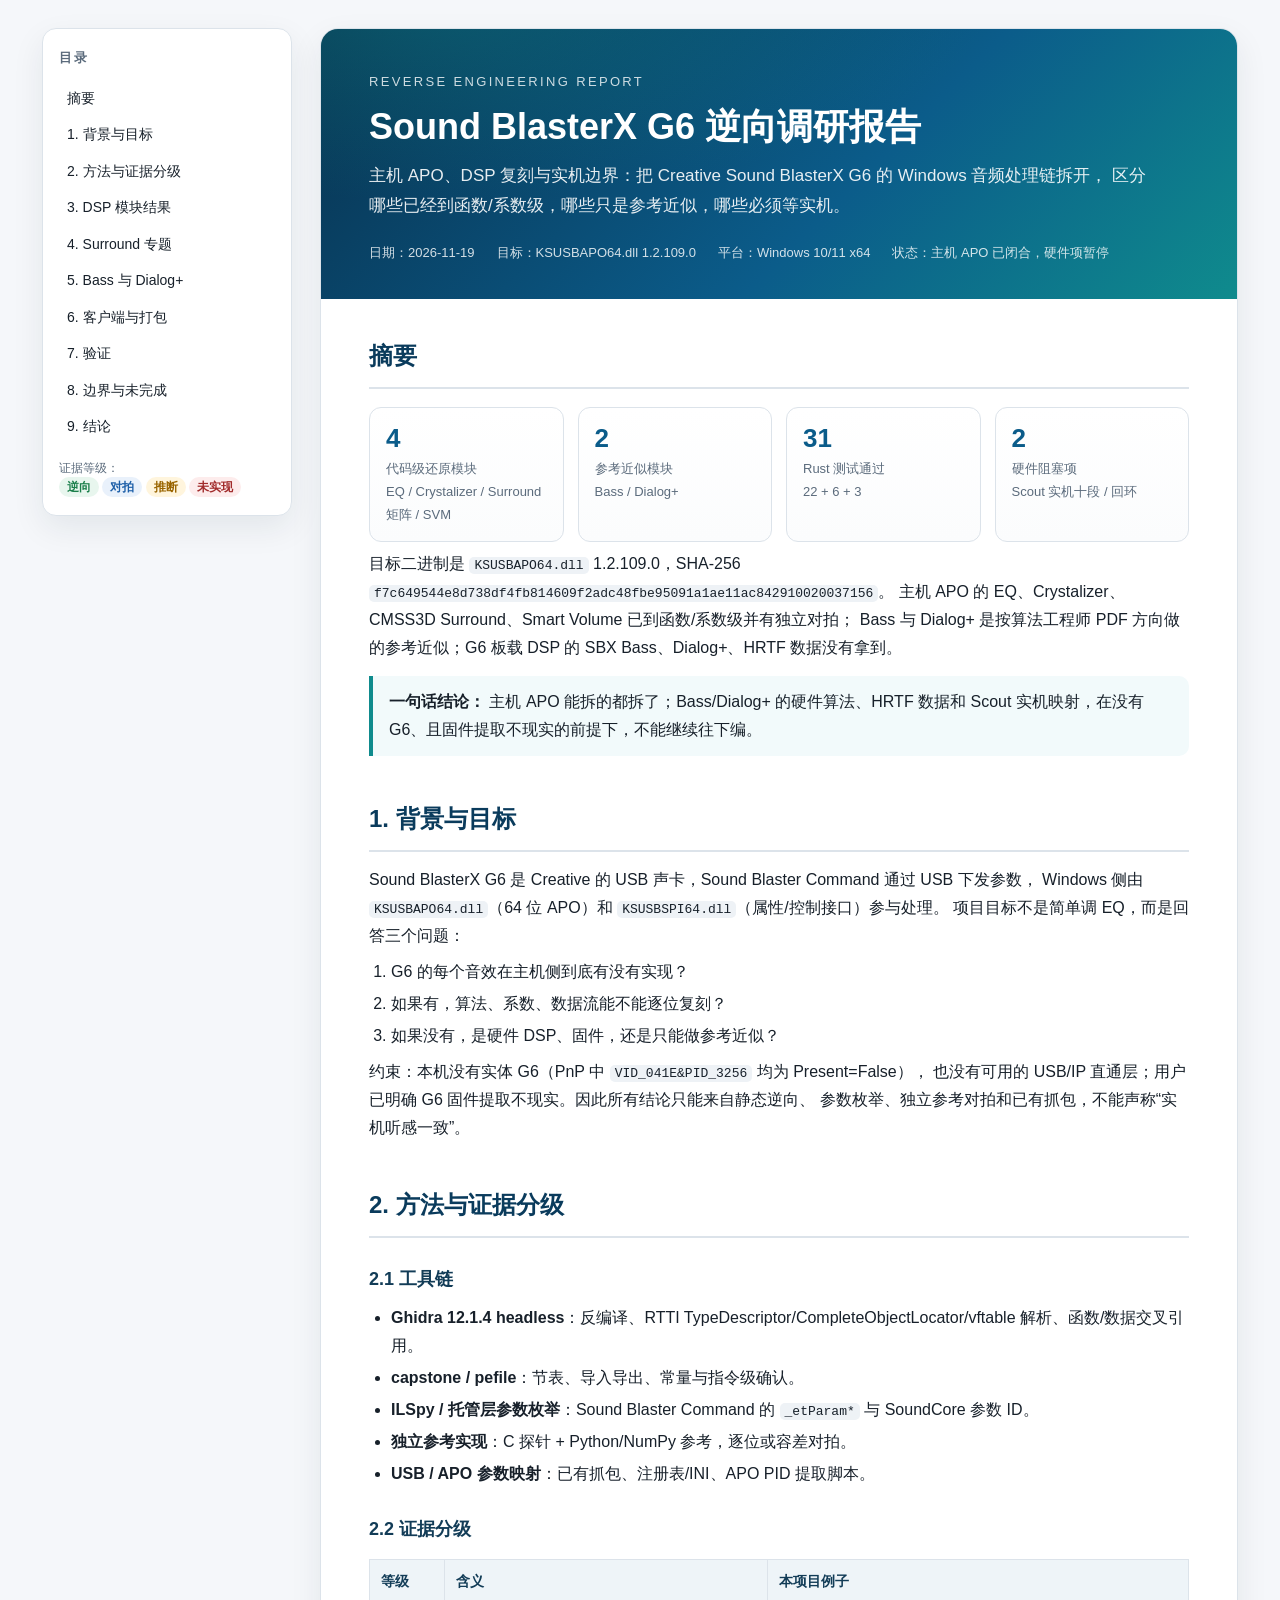
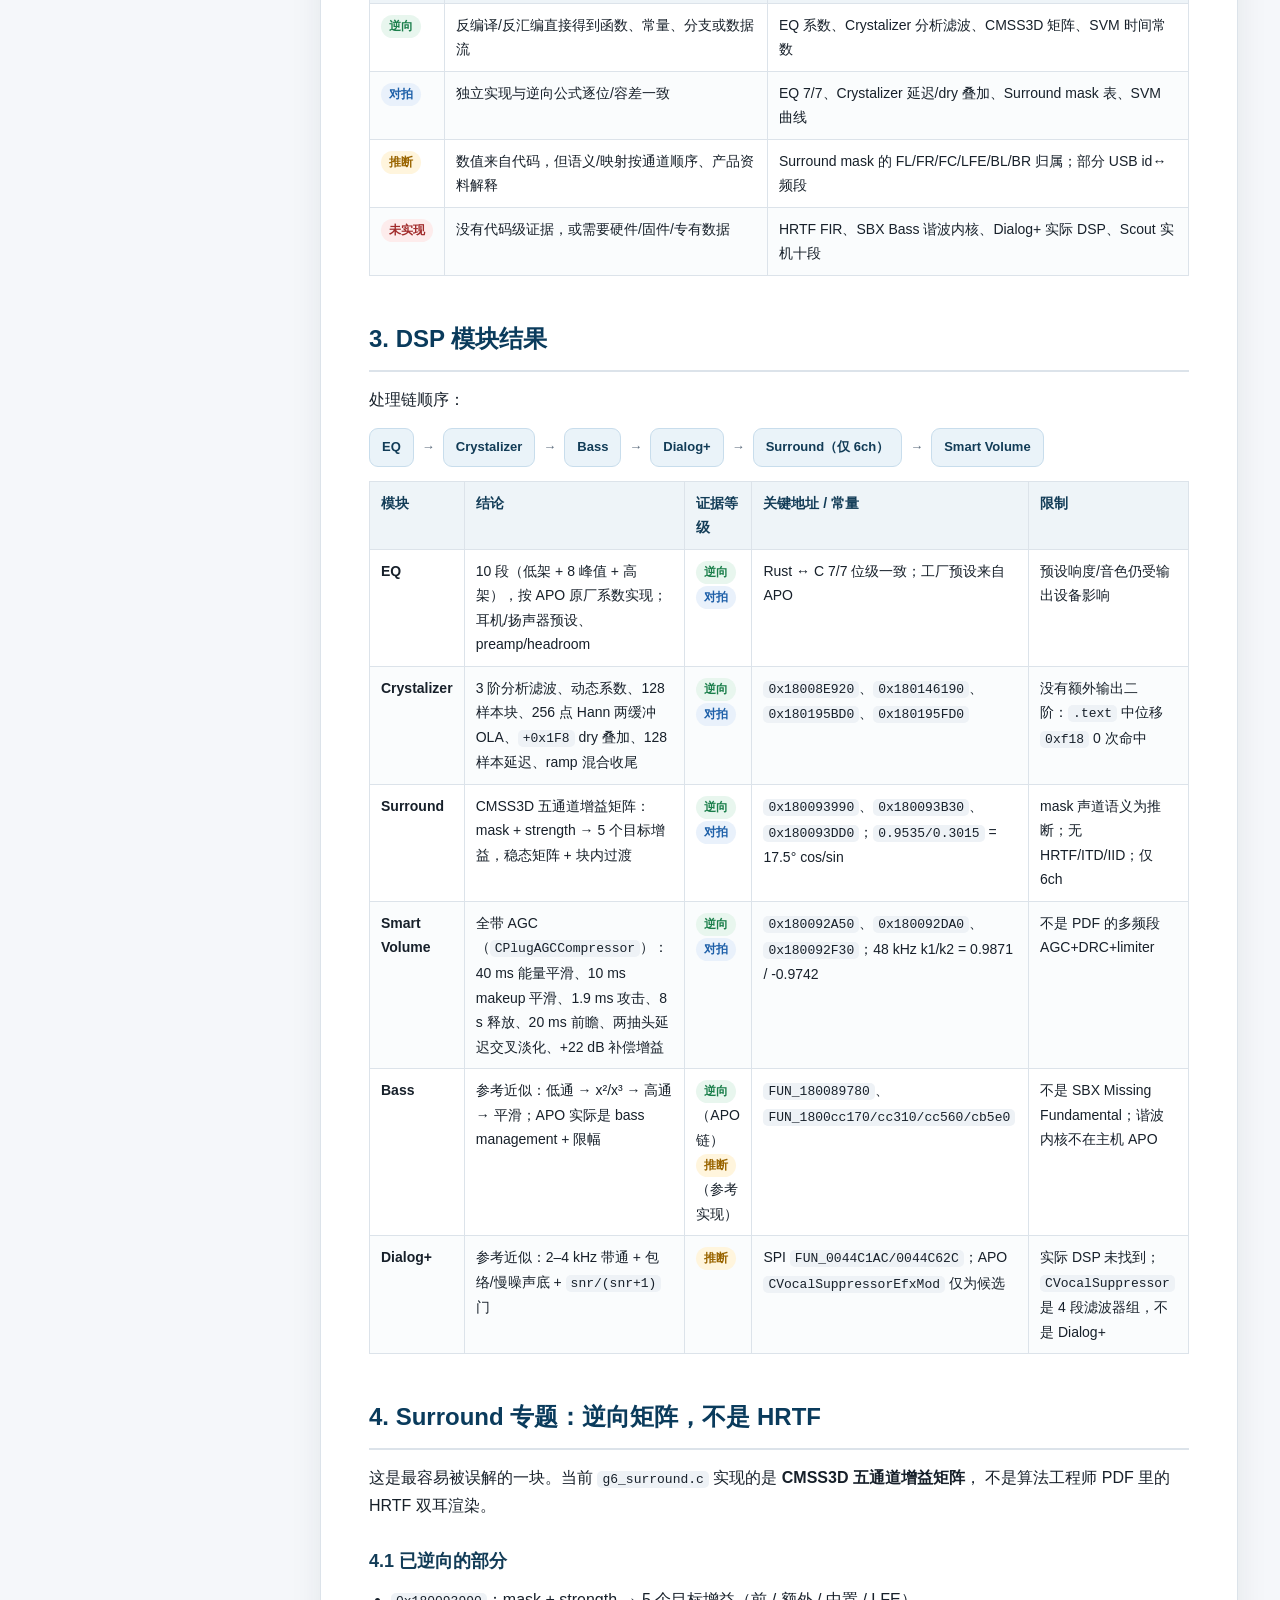
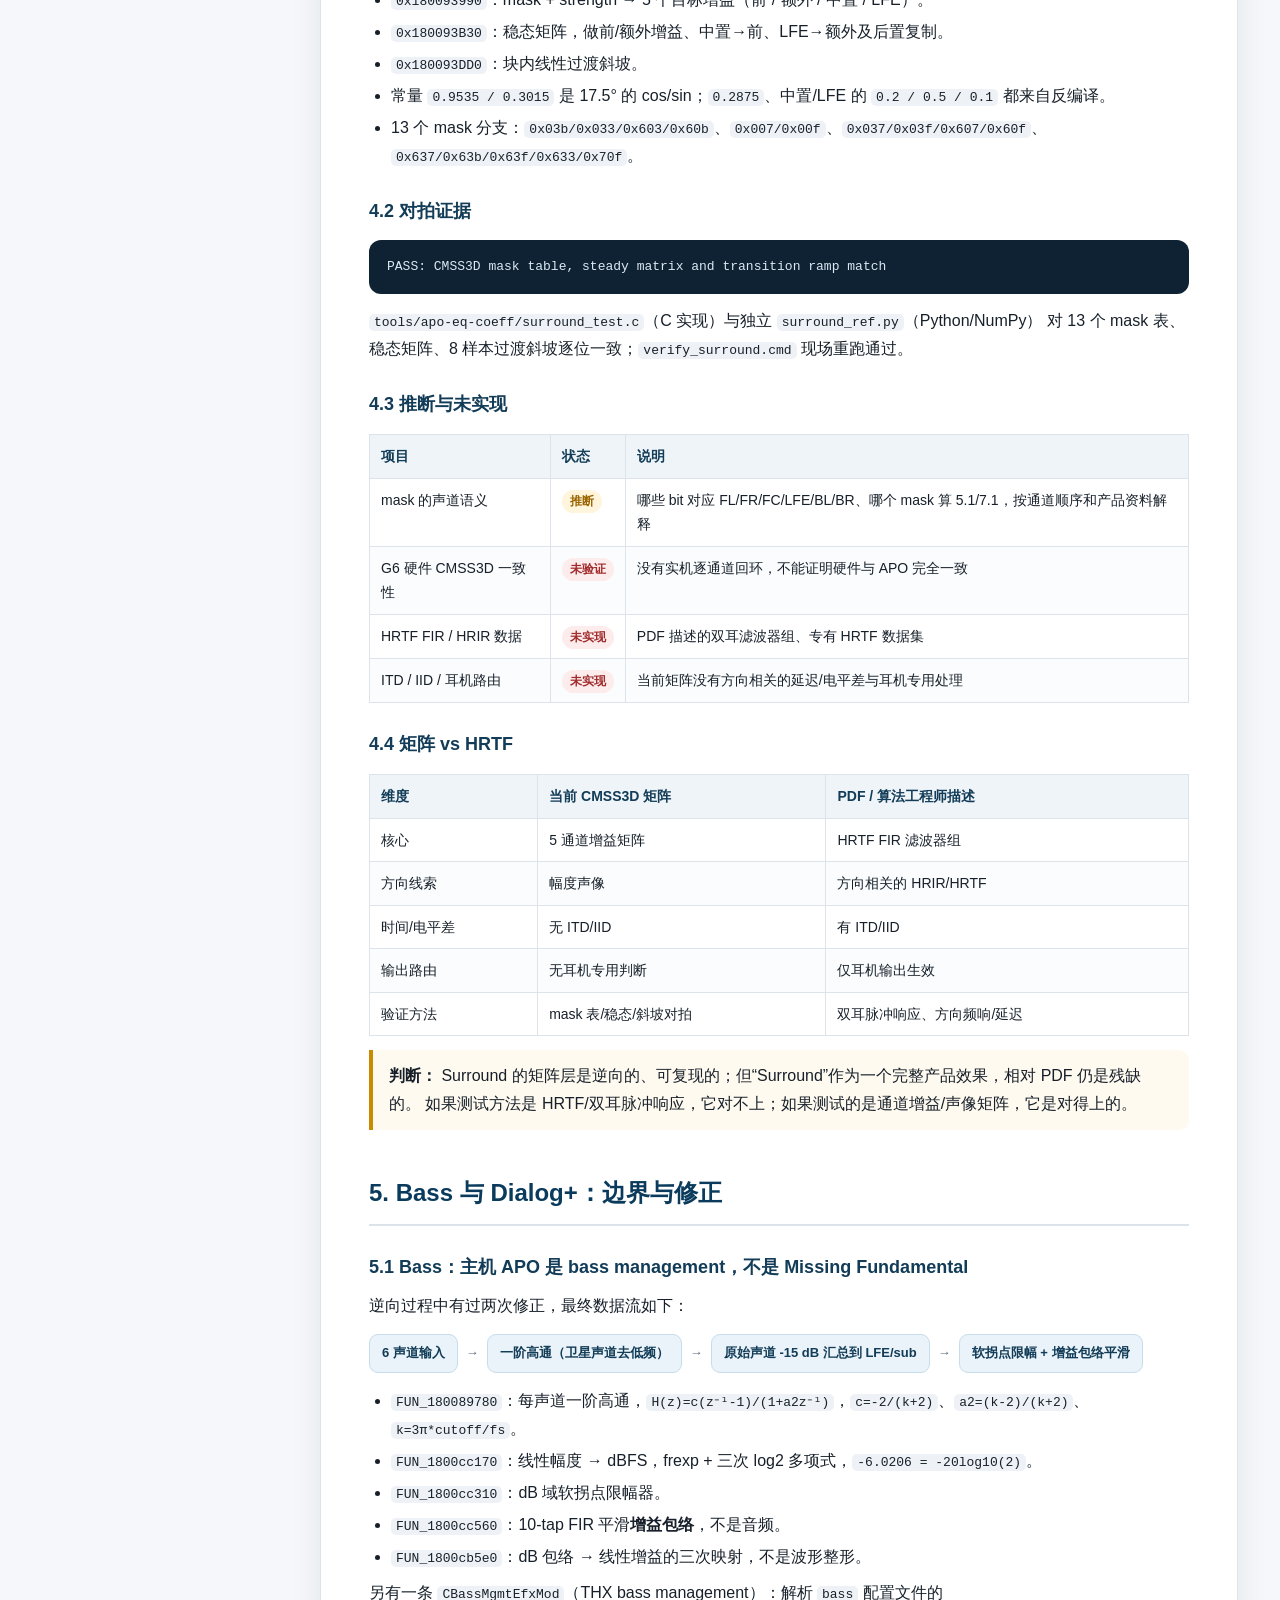
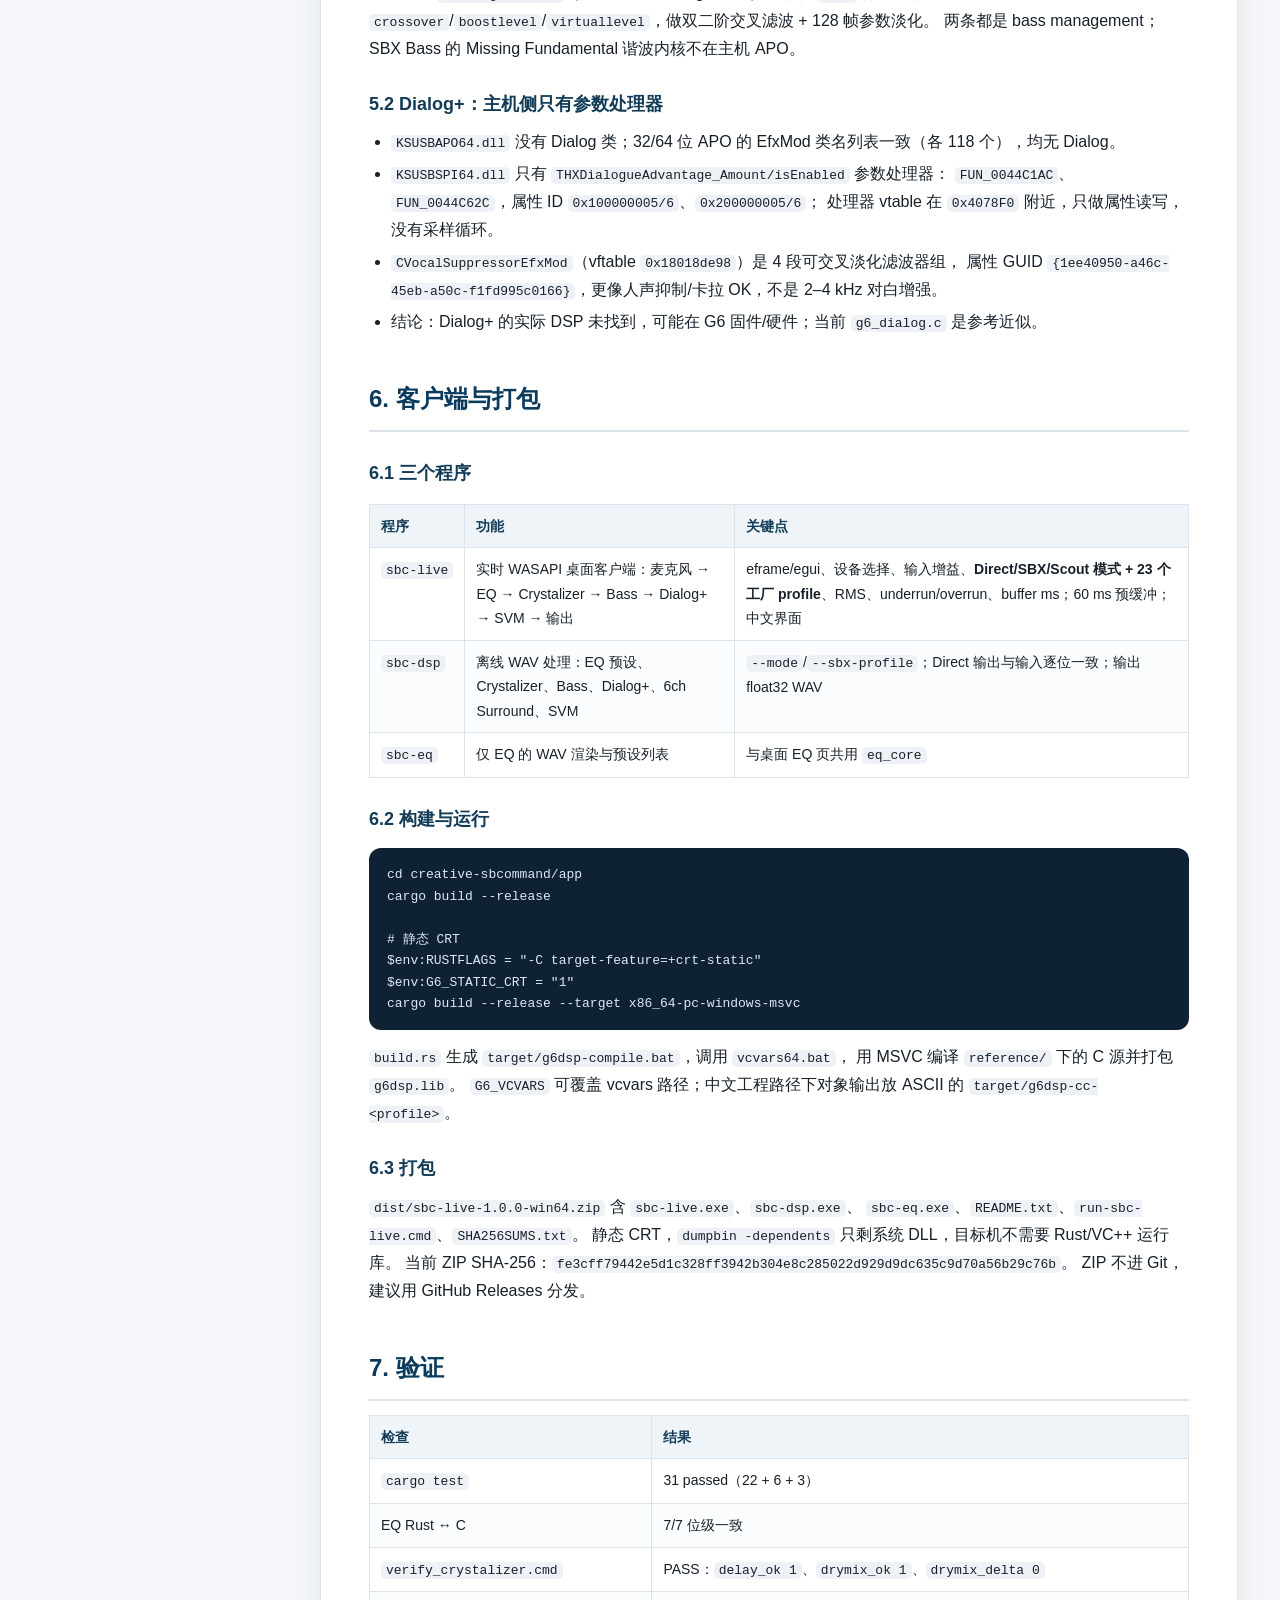
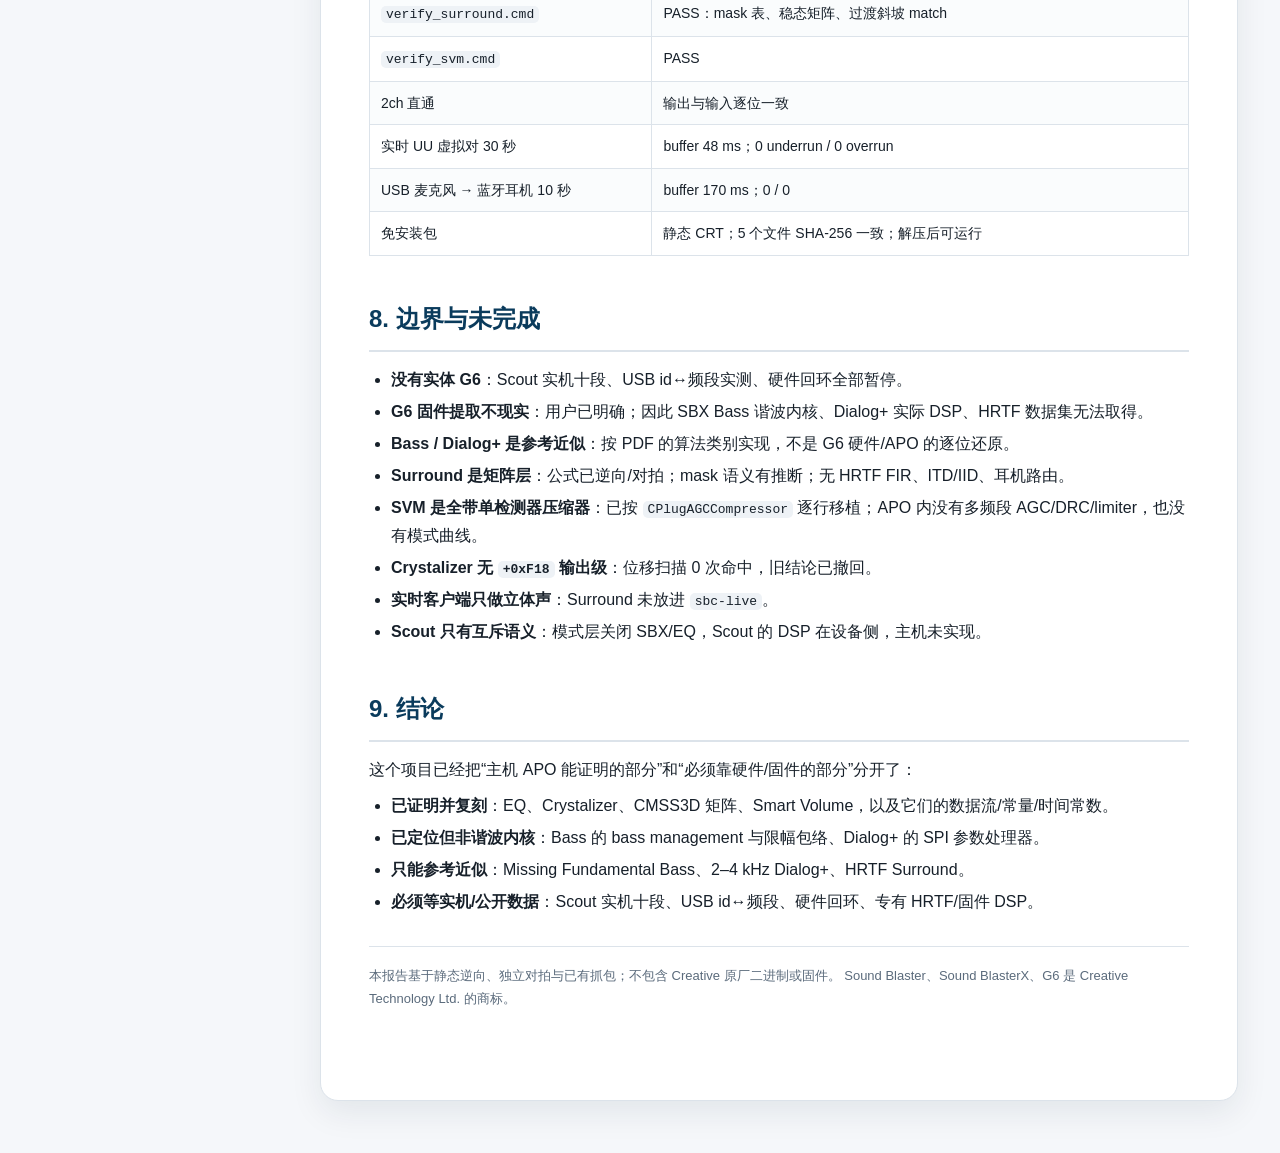
<file: creative-sbcommand/reference/g6-research-report.html>
<!DOCTYPE html>
<html lang="zh-CN">
<head>
<meta charset="utf-8">
<meta name="viewport" content="width=device-width, initial-scale=1">
<title>Sound BlasterX G6 逆向调研报告</title>
<style>
  :root {
    --bg: #f5f7fa;
    --paper: #ffffff;
    --ink: #17202a;
    --muted: #5b6b7c;
    --line: #dce3ea;
    --brand: #0b5c8a;
    --brand-2: #0f8b8d;
    --green: #1b7f4b;
    --green-bg: #e8f6ee;
    --blue: #1d5fa8;
    --blue-bg: #e9f1fb;
    --amber: #9a6500;
    --amber-bg: #fff5dd;
    --red: #a12b2b;
    --red-bg: #fdecec;
    --code: #eef2f6;
    --shadow: 0 12px 32px rgba(15, 35, 55, .08);
  }
  * { box-sizing: border-box; }
  html { scroll-behavior: smooth; }
  body {
    margin: 0;
    background: var(--bg);
    color: var(--ink);
    font-family: "Segoe UI", "Microsoft YaHei", "PingFang SC", "Noto Sans CJK SC", sans-serif;
    line-height: 1.75;
  }
  a { color: var(--brand); text-decoration: none; }
  a:hover { text-decoration: underline; }
  .layout {
    display: grid;
    grid-template-columns: 250px minmax(0, 1fr);
    gap: 28px;
    max-width: 1240px;
    margin: 0 auto;
    padding: 28px 22px 60px;
  }
  nav.toc {
    position: sticky;
    top: 24px;
    align-self: start;
    background: var(--paper);
    border: 1px solid var(--line);
    border-radius: 14px;
    padding: 18px 16px;
    box-shadow: var(--shadow);
    font-size: 14px;
  }
  nav.toc h2 {
    margin: 0 0 10px;
    font-size: 13px;
    letter-spacing: .12em;
    text-transform: uppercase;
    color: var(--muted);
  }
  nav.toc a {
    display: block;
    padding: 6px 8px;
    border-radius: 8px;
    color: var(--ink);
  }
  nav.toc a:hover { background: var(--code); text-decoration: none; }
  main {
    background: var(--paper);
    border: 1px solid var(--line);
    border-radius: 18px;
    box-shadow: var(--shadow);
    overflow: hidden;
  }
  header.hero {
    padding: 42px 48px 34px;
    background:
      radial-gradient(900px 320px at 12% -10%, rgba(15, 139, 141, .38), transparent 62%),
      linear-gradient(135deg, #08324f 0%, #0b5c8a 58%, #0f8b8d 100%);
    color: #fff;
  }
  header.hero .eyebrow {
    font-size: 13px;
    letter-spacing: .18em;
    text-transform: uppercase;
    opacity: .8;
  }
  header.hero h1 {
    margin: 10px 0 12px;
    font-size: 36px;
    line-height: 1.25;
    font-weight: 700;
  }
  header.hero p.lead {
    margin: 0;
    max-width: 780px;
    font-size: 17px;
    color: rgba(255,255,255,.9);
  }
  header.hero .meta {
    display: flex;
    flex-wrap: wrap;
    gap: 10px 22px;
    margin-top: 22px;
    font-size: 13px;
    color: rgba(255,255,255,.82);
  }
  .content { padding: 36px 48px 48px; }
  section { margin: 0 0 42px; scroll-margin-top: 24px; }
  section > h2 {
    margin: 0 0 14px;
    padding-bottom: 10px;
    border-bottom: 2px solid var(--line);
    font-size: 24px;
    color: #0a3b5c;
  }
  h3 { margin: 26px 0 8px; font-size: 18px; color: #123c57; }
  h4 { margin: 18px 0 6px; font-size: 15px; color: #1c4a66; }
  p { margin: 8px 0; }
  ul, ol { margin: 8px 0 8px 22px; padding: 0; }
  li { margin: 4px 0; }
  .cards {
    display: grid;
    grid-template-columns: repeat(auto-fit, minmax(180px, 1fr));
    gap: 14px;
    margin: 18px 0 4px;
  }
  .card {
    border: 1px solid var(--line);
    border-radius: 12px;
    padding: 15px 16px;
    background: linear-gradient(180deg, #fff, #fbfcfd);
  }
  .card .num { font-size: 26px; font-weight: 700; color: var(--brand); line-height: 1.2; }
  .card .label { font-size: 13px; color: var(--muted); margin-top: 4px; }
  .pill {
    display: inline-block;
    padding: 1px 8px;
    border-radius: 999px;
    font-size: 12px;
    font-weight: 600;
    white-space: nowrap;
  }
  .pill.re { color: var(--green); background: var(--green-bg); }
  .pill.check { color: var(--blue); background: var(--blue-bg); }
  .pill.infer { color: var(--amber); background: var(--amber-bg); }
  .pill.miss { color: var(--red); background: var(--red-bg); }
  .table-wrap { overflow-x: auto; margin: 14px 0; }
  table {
    width: 100%;
    border-collapse: collapse;
    font-size: 14px;
    min-width: 680px;
  }
  th, td {
    border: 1px solid var(--line);
    padding: 9px 11px;
    vertical-align: top;
    text-align: left;
  }
  th { background: #eef4f8; color: #123c57; font-weight: 600; }
  tbody tr:nth-child(even) td { background: #fafcfd; }
  code, .mono {
    font-family: "Cascadia Mono", "Consolas", "SFMono-Regular", monospace;
    font-size: 13px;
  }
  code {
    background: var(--code);
    padding: 1px 5px;
    border-radius: 5px;
    overflow-wrap: anywhere;
  }
  td code, th code {
    white-space: nowrap;
    overflow-wrap: normal;
  }
  pre {
    background: #0f2233;
    color: #dce9f5;
    padding: 16px 18px;
    border-radius: 12px;
    overflow-x: auto;
    font-size: 13px;
    line-height: 1.65;
  }
  pre code { background: transparent; padding: 0; color: inherit; }
  .callout {
    border-left: 4px solid var(--brand-2);
    background: #f2fafb;
    padding: 12px 16px;
    border-radius: 0 10px 10px 0;
    margin: 14px 0;
  }
  .callout.warn { border-left-color: #c98a00; background: #fffaf0; }
  .callout.danger { border-left-color: #b33a3a; background: #fff6f6; }
  .flow {
    display: flex;
    flex-wrap: wrap;
    gap: 8px;
    align-items: center;
    margin: 14px 0;
  }
  .flow .node {
    background: #eaf3f9;
    border: 1px solid #c8ddec;
    color: #123c57;
    border-radius: 9px;
    padding: 7px 12px;
    font-size: 13px;
    font-weight: 600;
  }
  .flow .arrow { color: var(--muted); font-size: 13px; }
  .footer {
    margin-top: 30px;
    padding-top: 18px;
    border-top: 1px solid var(--line);
    color: var(--muted);
    font-size: 13px;
  }
  .toc-note { margin-top: 14px; font-size: 12px; color: var(--muted); line-height: 1.5; }
  @media (max-width: 900px) {
    .layout { grid-template-columns: 1fr; padding: 14px; }
    nav.toc { position: static; }
    header.hero { padding: 30px 24px; }
    header.hero h1 { font-size: 28px; }
    .content { padding: 26px 22px 34px; }
  }
  @page {
    size: A4;
    margin: 14mm 13mm 16mm;
  }
  @media print {
    body { background: #fff; }
    .layout { display: block; max-width: none; padding: 0; }
    nav.toc { display: none; }
    main { border: 0; box-shadow: none; border-radius: 0; }
    header.hero {
      background: #eef5f9 !important;
      color: #123c57 !important;
      border-bottom: 3px solid #0b5c8a;
      padding: 16px 0 14px;
    }
    header.hero .eyebrow, header.hero .meta { color: #4b6072 !important; }
    header.hero h1 { font-size: 26px; margin: 6px 0 8px; }
    header.hero p.lead { color: #2a4356 !important; font-size: 13px; }
    .content { padding: 14px 0 0; }
    section { break-inside: auto; }
    h2, h3 { break-after: avoid; }
    h2 + p, h3 + p { break-after: avoid; }
    .flow { break-inside: avoid; break-before: avoid; }
    .cards { grid-template-columns: repeat(2, 1fr); }
    tr, .card, .callout, pre { break-inside: avoid; }
    thead { display: table-header-group; }
    table { min-width: 0; font-size: 11.5px; }
    th, td { padding: 5px 7px; }
    pre { white-space: pre-wrap; word-break: break-word; }
    a { color: inherit; text-decoration: none; }
  }
</style>
</head>
<body>
<div class="layout">
  <nav class="toc" aria-label="目录">
    <h2>目录</h2>
    <a href="#summary">摘要</a>
    <a href="#background">1. 背景与目标</a>
    <a href="#method">2. 方法与证据分级</a>
    <a href="#modules">3. DSP 模块结果</a>
    <a href="#surround">4. Surround 专题</a>
    <a href="#bass-dialog">5. Bass 与 Dialog+</a>
    <a href="#clients">6. 客户端与打包</a>
    <a href="#verification">7. 验证</a>
    <a href="#limits">8. 边界与未完成</a>
    <a href="#conclusion">9. 结论</a>
    <div class="toc-note">
      证据等级：<br>
      <span class="pill re">逆向</span>
      <span class="pill check">对拍</span>
      <span class="pill infer">推断</span>
      <span class="pill miss">未实现</span>
    </div>
  </nav>

  <main>
    <header class="hero">
      <div class="eyebrow">Reverse Engineering Report</div>
      <h1>Sound BlasterX G6 逆向调研报告</h1>
      <p class="lead">
        主机 APO、DSP 复刻与实机边界：把 Creative Sound BlasterX G6 的 Windows 音频处理链拆开，
        区分哪些已经到函数/系数级，哪些只是参考近似，哪些必须等实机。
      </p>
      <div class="meta">
        <span>日期：2026-11-19</span>
        <span>目标：KSUSBAPO64.dll 1.2.109.0</span>
        <span>平台：Windows 10/11 x64</span>
        <span>状态：主机 APO 已闭合，硬件项暂停</span>
      </div>
    </header>

    <div class="content">
      <section id="summary">
        <h2>摘要</h2>
        <div class="cards">
          <div class="card"><div class="num">4</div><div class="label">代码级还原模块<br>EQ / Crystalizer / Surround 矩阵 / SVM</div></div>
          <div class="card"><div class="num">2</div><div class="label">参考近似模块<br>Bass / Dialog+</div></div>
          <div class="card"><div class="num">31</div><div class="label">Rust 测试通过<br>22 + 6 + 3</div></div>
          <div class="card"><div class="num">2</div><div class="label">硬件阻塞项<br>Scout 实机十段 / 回环</div></div>
        </div>
        <p>
          目标二进制是 <code>KSUSBAPO64.dll</code> 1.2.109.0，SHA-256
          <code>f7c649544e8d738df4fb814609f2adc48fbe95091a1ae11ac842910020037156</code>。
          主机 APO 的 EQ、Crystalizer、CMSS3D Surround、Smart Volume 已到函数/系数级并有独立对拍；
          Bass 与 Dialog+ 是按算法工程师 PDF 方向做的参考近似；G6 板载 DSP 的 SBX Bass、Dialog+、HRTF 数据没有拿到。
        </p>
        <div class="callout">
          <strong>一句话结论：</strong>
          主机 APO 能拆的都拆了；Bass/Dialog+ 的硬件算法、HRTF 数据和 Scout 实机映射，在没有 G6、且固件提取不现实的前提下，不能继续往下编。
        </div>
      </section>

      <section id="background">
        <h2>1. 背景与目标</h2>
        <p>
          Sound BlasterX G6 是 Creative 的 USB 声卡，Sound Blaster Command 通过 USB 下发参数，
          Windows 侧由 <code>KSUSBAPO64.dll</code>（64 位 APO）和 <code>KSUSBSPI64.dll</code>（属性/控制接口）参与处理。
          项目目标不是简单调 EQ，而是回答三个问题：
        </p>
        <ol>
          <li>G6 的每个音效在主机侧到底有没有实现？</li>
          <li>如果有，算法、系数、数据流能不能逐位复刻？</li>
          <li>如果没有，是硬件 DSP、固件，还是只能做参考近似？</li>
        </ol>
        <p>
          约束：本机没有实体 G6（PnP 中 <code>VID_041E&amp;PID_3256</code> 均为 Present=False），
          也没有可用的 USB/IP 直通层；用户已明确 G6 固件提取不现实。因此所有结论只能来自静态逆向、
          参数枚举、独立参考对拍和已有抓包，不能声称“实机听感一致”。
        </p>
      </section>

      <section id="method">
        <h2>2. 方法与证据分级</h2>
        <h3>2.1 工具链</h3>
        <ul>
          <li><strong>Ghidra 12.1.4 headless</strong>：反编译、RTTI TypeDescriptor/CompleteObjectLocator/vftable 解析、函数/数据交叉引用。</li>
          <li><strong>capstone / pefile</strong>：节表、导入导出、常量与指令级确认。</li>
          <li><strong>ILSpy / 托管层参数枚举</strong>：Sound Blaster Command 的 <code>_etParam*</code> 与 SoundCore 参数 ID。</li>
          <li><strong>独立参考实现</strong>：C 探针 + Python/NumPy 参考，逐位或容差对拍。</li>
          <li><strong>USB / APO 参数映射</strong>：已有抓包、注册表/INI、APO PID 提取脚本。</li>
        </ul>
        <h3>2.2 证据分级</h3>
        <div class="table-wrap">
          <table>
            <thead><tr><th>等级</th><th>含义</th><th>本项目例子</th></tr></thead>
            <tbody>
              <tr><td><span class="pill re">逆向</span></td><td>反编译/反汇编直接得到函数、常量、分支或数据流</td><td>EQ 系数、Crystalizer 分析滤波、CMSS3D 矩阵、SVM 时间常数</td></tr>
              <tr><td><span class="pill check">对拍</span></td><td>独立实现与逆向公式逐位/容差一致</td><td>EQ 7/7、Crystalizer 延迟/dry 叠加、Surround mask 表、SVM 曲线</td></tr>
              <tr><td><span class="pill infer">推断</span></td><td>数值来自代码，但语义/映射按通道顺序、产品资料解释</td><td>Surround mask 的 FL/FR/FC/LFE/BL/BR 归属；部分 USB id↔频段</td></tr>
              <tr><td><span class="pill miss">未实现</span></td><td>没有代码级证据，或需要硬件/固件/专有数据</td><td>HRTF FIR、SBX Bass 谐波内核、Dialog+ 实际 DSP、Scout 实机十段</td></tr>
            </tbody>
          </table>
        </div>
      </section>

      <section id="modules">
        <h2>3. DSP 模块结果</h2>
        <p>处理链顺序：</p>
        <div class="flow">
          <span class="node">EQ</span><span class="arrow">→</span>
          <span class="node">Crystalizer</span><span class="arrow">→</span>
          <span class="node">Bass</span><span class="arrow">→</span>
          <span class="node">Dialog+</span><span class="arrow">→</span>
          <span class="node">Surround（仅 6ch）</span><span class="arrow">→</span>
          <span class="node">Smart Volume</span>
        </div>
        <div class="table-wrap">
          <table>
            <thead>
              <tr><th>模块</th><th>结论</th><th>证据等级</th><th>关键地址 / 常量</th><th>限制</th></tr>
            </thead>
            <tbody>
              <tr>
                <td><strong>EQ</strong></td>
                <td>10 段（低架 + 8 峰值 + 高架），按 APO 原厂系数实现；耳机/扬声器预设、preamp/headroom</td>
                <td><span class="pill re">逆向</span> <span class="pill check">对拍</span></td>
                <td>Rust ↔ C 7/7 位级一致；工厂预设来自 APO</td>
                <td>预设响度/音色仍受输出设备影响</td>
              </tr>
              <tr>
                <td><strong>Crystalizer</strong></td>
                <td>3 阶分析滤波、动态系数、128 样本块、256 点 Hann 两缓冲 OLA、<code>+0x1F8</code> dry 叠加、128 样本延迟、ramp 混合收尾</td>
                <td><span class="pill re">逆向</span> <span class="pill check">对拍</span></td>
                <td><code>0x18008E920</code>、<code>0x180146190</code>、<code>0x180195BD0</code>、<code>0x180195FD0</code></td>
                <td>没有额外输出二阶：<code>.text</code> 中位移 <code>0xf18</code> 0 次命中</td>
              </tr>
              <tr>
                <td><strong>Surround</strong></td>
                <td>CMSS3D 五通道增益矩阵：mask + strength → 5 个目标增益，稳态矩阵 + 块内过渡</td>
                <td><span class="pill re">逆向</span> <span class="pill check">对拍</span></td>
                <td><code>0x180093990</code>、<code>0x180093B30</code>、<code>0x180093DD0</code>；<code>0.9535/0.3015</code> = 17.5° cos/sin</td>
                <td>mask 声道语义为推断；无 HRTF/ITD/IID；仅 6ch</td>
              </tr>
              <tr>
                <td><strong>Smart Volume</strong></td>
                <td>全带 AGC（<code>CPlugAGCCompressor</code>）：40 ms 能量平滑、10 ms makeup 平滑、1.9 ms 攻击、8 s 释放、20 ms 前瞻、两抽头延迟交叉淡化、+22 dB 补偿增益</td>
                <td><span class="pill re">逆向</span> <span class="pill check">对拍</span></td>
                <td><code>0x180092A50</code>、<code>0x180092DA0</code>、<code>0x180092F30</code>；48 kHz k1/k2 = 0.9871 / -0.9742</td>
                <td>不是 PDF 的多频段 AGC+DRC+limiter</td>
              </tr>
              <tr>
                <td><strong>Bass</strong></td>
                <td>参考近似：低通 → x²/x³ → 高通 → 平滑；APO 实际是 bass management + 限幅</td>
                <td><span class="pill re">逆向</span>（APO 链）<br><span class="pill infer">推断</span>（参考实现）</td>
                <td><code>FUN_180089780</code>、<code>FUN_1800cc170/cc310/cc560/cb5e0</code></td>
                <td>不是 SBX Missing Fundamental；谐波内核不在主机 APO</td>
              </tr>
              <tr>
                <td><strong>Dialog+</strong></td>
                <td>参考近似：2–4 kHz 带通 + 包络/慢噪声底 + <code>snr/(snr+1)</code> 门</td>
                <td><span class="pill infer">推断</span></td>
                <td>SPI <code>FUN_0044C1AC/0044C62C</code>；APO <code>CVocalSuppressorEfxMod</code> 仅为候选</td>
                <td>实际 DSP 未找到；<code>CVocalSuppressor</code> 是 4 段滤波器组，不是 Dialog+</td>
              </tr>
            </tbody>
          </table>
        </div>
      </section>

      <section id="surround">
        <h2>4. Surround 专题：逆向矩阵，不是 HRTF</h2>
        <p>
          这是最容易被误解的一块。当前 <code>g6_surround.c</code> 实现的是 <strong>CMSS3D 五通道增益矩阵</strong>，
          不是算法工程师 PDF 里的 HRTF 双耳渲染。
        </p>

        <h3>4.1 已逆向的部分</h3>
        <ul>
          <li><code>0x180093990</code>：mask + strength → 5 个目标增益（前 / 额外 / 中置 / LFE）。</li>
          <li><code>0x180093B30</code>：稳态矩阵，做前/额外增益、中置→前、LFE→额外及后置复制。</li>
          <li><code>0x180093DD0</code>：块内线性过渡斜坡。</li>
          <li>常量 <code>0.9535 / 0.3015</code> 是 17.5° 的 cos/sin；<code>0.2875</code>、中置/LFE 的 <code>0.2 / 0.5 / 0.1</code> 都来自反编译。</li>
          <li>13 个 mask 分支：<code>0x03b/0x033/0x603/0x60b</code>、<code>0x007/0x00f</code>、<code>0x037/0x03f/0x607/0x60f</code>、<code>0x637/0x63b/0x63f/0x633/0x70f</code>。</li>
        </ul>

        <h3>4.2 对拍证据</h3>
        <pre><code>PASS: CMSS3D mask table, steady matrix and transition ramp match</code></pre>
        <p>
          <code>tools/apo-eq-coeff/surround_test.c</code>（C 实现）与独立 <code>surround_ref.py</code>（Python/NumPy）
          对 13 个 mask 表、稳态矩阵、8 样本过渡斜坡逐位一致；<code>verify_surround.cmd</code> 现场重跑通过。
        </p>

        <h3>4.3 推断与未实现</h3>
        <div class="table-wrap">
          <table>
            <thead><tr><th>项目</th><th>状态</th><th>说明</th></tr></thead>
            <tbody>
              <tr><td>mask 的声道语义</td><td><span class="pill infer">推断</span></td><td>哪些 bit 对应 FL/FR/FC/LFE/BL/BR、哪个 mask 算 5.1/7.1，按通道顺序和产品资料解释</td></tr>
              <tr><td>G6 硬件 CMSS3D 一致性</td><td><span class="pill miss">未验证</span></td><td>没有实机逐通道回环，不能证明硬件与 APO 完全一致</td></tr>
              <tr><td>HRTF FIR / HRIR 数据</td><td><span class="pill miss">未实现</span></td><td>PDF 描述的双耳滤波器组、专有 HRTF 数据集</td></tr>
              <tr><td>ITD / IID / 耳机路由</td><td><span class="pill miss">未实现</span></td><td>当前矩阵没有方向相关的延迟/电平差与耳机专用处理</td></tr>
            </tbody>
          </table>
        </div>

        <h3>4.4 矩阵 vs HRTF</h3>
        <div class="table-wrap">
          <table>
            <thead><tr><th>维度</th><th>当前 CMSS3D 矩阵</th><th>PDF / 算法工程师描述</th></tr></thead>
            <tbody>
              <tr><td>核心</td><td>5 通道增益矩阵</td><td>HRTF FIR 滤波器组</td></tr>
              <tr><td>方向线索</td><td>幅度声像</td><td>方向相关的 HRIR/HRTF</td></tr>
              <tr><td>时间/电平差</td><td>无 ITD/IID</td><td>有 ITD/IID</td></tr>
              <tr><td>输出路由</td><td>无耳机专用判断</td><td>仅耳机输出生效</td></tr>
              <tr><td>验证方法</td><td>mask 表/稳态/斜坡对拍</td><td>双耳脉冲响应、方向频响/延迟</td></tr>
            </tbody>
          </table>
        </div>
        <div class="callout warn">
          <strong>判断：</strong>
          Surround 的矩阵层是逆向的、可复现的；但“Surround”作为一个完整产品效果，相对 PDF 仍是残缺的。
          如果测试方法是 HRTF/双耳脉冲响应，它对不上；如果测试的是通道增益/声像矩阵，它是对得上的。
        </div>
      </section>

      <section id="bass-dialog">
        <h2>5. Bass 与 Dialog+：边界与修正</h2>

        <h3>5.1 Bass：主机 APO 是 bass management，不是 Missing Fundamental</h3>
        <p>逆向过程中有过两次修正，最终数据流如下：</p>
        <div class="flow">
          <span class="node">6 声道输入</span><span class="arrow">→</span>
          <span class="node">一阶高通（卫星声道去低频）</span><span class="arrow">→</span>
          <span class="node">原始声道 -15 dB 汇总到 LFE/sub</span><span class="arrow">→</span>
          <span class="node">软拐点限幅 + 增益包络平滑</span>
        </div>
        <ul>
          <li><code>FUN_180089780</code>：每声道一阶高通，<code>H(z)=c(z⁻¹-1)/(1+a2z⁻¹)</code>，<code>c=-2/(k+2)</code>、<code>a2=(k-2)/(k+2)</code>、<code>k=3π*cutoff/fs</code>。</li>
          <li><code>FUN_1800cc170</code>：线性幅度 → dBFS，frexp + 三次 log2 多项式，<code>-6.0206 = -20log10(2)</code>。</li>
          <li><code>FUN_1800cc310</code>：dB 域软拐点限幅器。</li>
          <li><code>FUN_1800cc560</code>：10-tap FIR 平滑<strong>增益包络</strong>，不是音频。</li>
          <li><code>FUN_1800cb5e0</code>：dB 包络 → 线性增益的三次映射，不是波形整形。</li>
        </ul>
        <p>
          另有一条 <code>CBassMgmtEfxMod</code>（THX bass management）：解析 <code>bass</code> 配置文件的
          <code>crossover</code>/<code>boostlevel</code>/<code>virtuallevel</code>，做双二阶交叉滤波 + 128 帧参数淡化。
          两条都是 bass management；SBX Bass 的 Missing Fundamental 谐波内核不在主机 APO。
        </p>

        <h3>5.2 Dialog+：主机侧只有参数处理器</h3>
        <ul>
          <li><code>KSUSBAPO64.dll</code> 没有 Dialog 类；32/64 位 APO 的 EfxMod 类名列表一致（各 118 个），均无 Dialog。</li>
          <li><code>KSUSBSPI64.dll</code> 只有 <code>THXDialogueAdvantage_Amount/isEnabled</code> 参数处理器：
            <code>FUN_0044C1AC</code>、<code>FUN_0044C62C</code>，属性 ID <code>0x100000005/6</code>、<code>0x200000005/6</code>；
            处理器 vtable 在 <code>0x4078F0</code> 附近，只做属性读写，没有采样循环。</li>
          <li><code>CVocalSuppressorEfxMod</code>（vftable <code>0x18018de98</code>）是 4 段可交叉淡化滤波器组，
            属性 GUID <code>{1ee40950-a46c-45eb-a50c-f1fd995c0166}</code>，更像人声抑制/卡拉 OK，不是 2–4 kHz 对白增强。</li>
          <li>结论：Dialog+ 的实际 DSP 未找到，可能在 G6 固件/硬件；当前 <code>g6_dialog.c</code> 是参考近似。</li>
        </ul>
      </section>

      <section id="clients">
        <h2>6. 客户端与打包</h2>
        <h3>6.1 三个程序</h3>
        <div class="table-wrap">
          <table>
            <thead><tr><th>程序</th><th>功能</th><th>关键点</th></tr></thead>
            <tbody>
              <tr><td><code>sbc-live</code></td><td>实时 WASAPI 桌面客户端：麦克风 → EQ → Crystalizer → Bass → Dialog+ → SVM → 输出</td><td>eframe/egui、设备选择、输入增益、<strong>Direct/SBX/Scout 模式 + 23 个工厂 profile</strong>、RMS、underrun/overrun、buffer ms；60 ms 预缓冲；中文界面</td></tr>
              <tr><td><code>sbc-dsp</code></td><td>离线 WAV 处理：EQ 预设、Crystalizer、Bass、Dialog+、6ch Surround、SVM</td><td><code>--mode</code>/<code>--sbx-profile</code>；Direct 输出与输入逐位一致；输出 float32 WAV</td></tr>
              <tr><td><code>sbc-eq</code></td><td>仅 EQ 的 WAV 渲染与预设列表</td><td>与桌面 EQ 页共用 <code>eq_core</code></td></tr>
            </tbody>
          </table>
        </div>

        <h3>6.2 构建与运行</h3>
        <pre><code>cd creative-sbcommand/app
cargo build --release

# 静态 CRT
$env:RUSTFLAGS = "-C target-feature=+crt-static"
$env:G6_STATIC_CRT = "1"
cargo build --release --target x86_64-pc-windows-msvc</code></pre>
        <p>
          <code>build.rs</code> 生成 <code>target/g6dsp-compile.bat</code>，调用 <code>vcvars64.bat</code>，
          用 MSVC 编译 <code>reference/</code> 下的 C 源并打包 <code>g6dsp.lib</code>。
          <code>G6_VCVARS</code> 可覆盖 vcvars 路径；中文工程路径下对象输出放 ASCII 的
          <code>target/g6dsp-cc-&lt;profile&gt;</code>。
        </p>

        <h3>6.3 打包</h3>
        <p>
          <code>dist/sbc-live-1.0.0-win64.zip</code> 含 <code>sbc-live.exe</code>、<code>sbc-dsp.exe</code>、
          <code>sbc-eq.exe</code>、<code>README.txt</code>、<code>run-sbc-live.cmd</code>、<code>SHA256SUMS.txt</code>。
          静态 CRT，<code>dumpbin -dependents</code> 只剩系统 DLL，目标机不需要 Rust/VC++ 运行库。
          当前 ZIP SHA-256：<code>fe3cff79442e5d1c328ff3942b304e8c285022d929d9dc635c9d70a56b29c76b</code>。
          ZIP 不进 Git，建议用 GitHub Releases 分发。
        </p>
      </section>

      <section id="verification">
        <h2>7. 验证</h2>
        <div class="table-wrap">
          <table>
            <thead><tr><th>检查</th><th>结果</th></tr></thead>
            <tbody>
              <tr><td><code>cargo test</code></td><td>31 passed（22 + 6 + 3）</td></tr>
              <tr><td>EQ Rust ↔ C</td><td>7/7 位级一致</td></tr>
              <tr><td><code>verify_crystalizer.cmd</code></td><td>PASS：<code>delay_ok 1</code>、<code>drymix_ok 1</code>、<code>drymix_delta 0</code></td></tr>
              <tr><td><code>verify_surround.cmd</code></td><td>PASS：mask 表、稳态矩阵、过渡斜坡 match</td></tr>
              <tr><td><code>verify_svm.cmd</code></td><td>PASS</td></tr>
              <tr><td>2ch 直通</td><td>输出与输入逐位一致</td></tr>
              <tr><td>实时 UU 虚拟对 30 秒</td><td>buffer 48 ms；0 underrun / 0 overrun</td></tr>
              <tr><td>USB 麦克风 → 蓝牙耳机 10 秒</td><td>buffer 170 ms；0 / 0</td></tr>
              <tr><td>免安装包</td><td>静态 CRT；5 个文件 SHA-256 一致；解压后可运行</td></tr>
            </tbody>
          </table>
        </div>
      </section>

      <section id="limits">
        <h2>8. 边界与未完成</h2>
        <ul>
          <li><strong>没有实体 G6</strong>：Scout 实机十段、USB id↔频段实测、硬件回环全部暂停。</li>
          <li><strong>G6 固件提取不现实</strong>：用户已明确；因此 SBX Bass 谐波内核、Dialog+ 实际 DSP、HRTF 数据集无法取得。</li>
          <li><strong>Bass / Dialog+ 是参考近似</strong>：按 PDF 的算法类别实现，不是 G6 硬件/APO 的逐位还原。</li>
          <li><strong>Surround 是矩阵层</strong>：公式已逆向/对拍；mask 语义有推断；无 HRTF FIR、ITD/IID、耳机路由。</li>
          <li><strong>SVM 是全带单检测器压缩器</strong>：已按 <code>CPlugAGCCompressor</code> 逐行移植；APO 内没有多频段 AGC/DRC/limiter，也没有模式曲线。</li>
          <li><strong>Crystalizer 无 <code>+0xF18</code> 输出级</strong>：位移扫描 0 次命中，旧结论已撤回。</li>
          <li><strong>实时客户端只做立体声</strong>：Surround 未放进 <code>sbc-live</code>。</li>
          <li><strong>Scout 只有互斥语义</strong>：模式层关闭 SBX/EQ，Scout 的 DSP 在设备侧，主机未实现。</li>
        </ul>
      </section>

      <section id="conclusion">
        <h2>9. 结论</h2>
        <p>
          这个项目已经把“主机 APO 能证明的部分”和“必须靠硬件/固件的部分”分开了：
        </p>
        <ul>
          <li><strong>已证明并复刻</strong>：EQ、Crystalizer、CMSS3D 矩阵、Smart Volume，以及它们的数据流/常量/时间常数。</li>
          <li><strong>已定位但非谐波内核</strong>：Bass 的 bass management 与限幅包络、Dialog+ 的 SPI 参数处理器。</li>
          <li><strong>只能参考近似</strong>：Missing Fundamental Bass、2–4 kHz Dialog+、HRTF Surround。</li>
          <li><strong>必须等实机/公开数据</strong>：Scout 实机十段、USB id↔频段、硬件回环、专有 HRTF/固件 DSP。</li>
        </ul>
        <div class="footer">
          本报告基于静态逆向、独立对拍与已有抓包；不包含 Creative 原厂二进制或固件。
          Sound Blaster、Sound BlasterX、G6 是 Creative Technology Ltd. 的商标。
        </div>
      </section>
    </div>
  </main>
</div>
</body>
</html>
</file>
